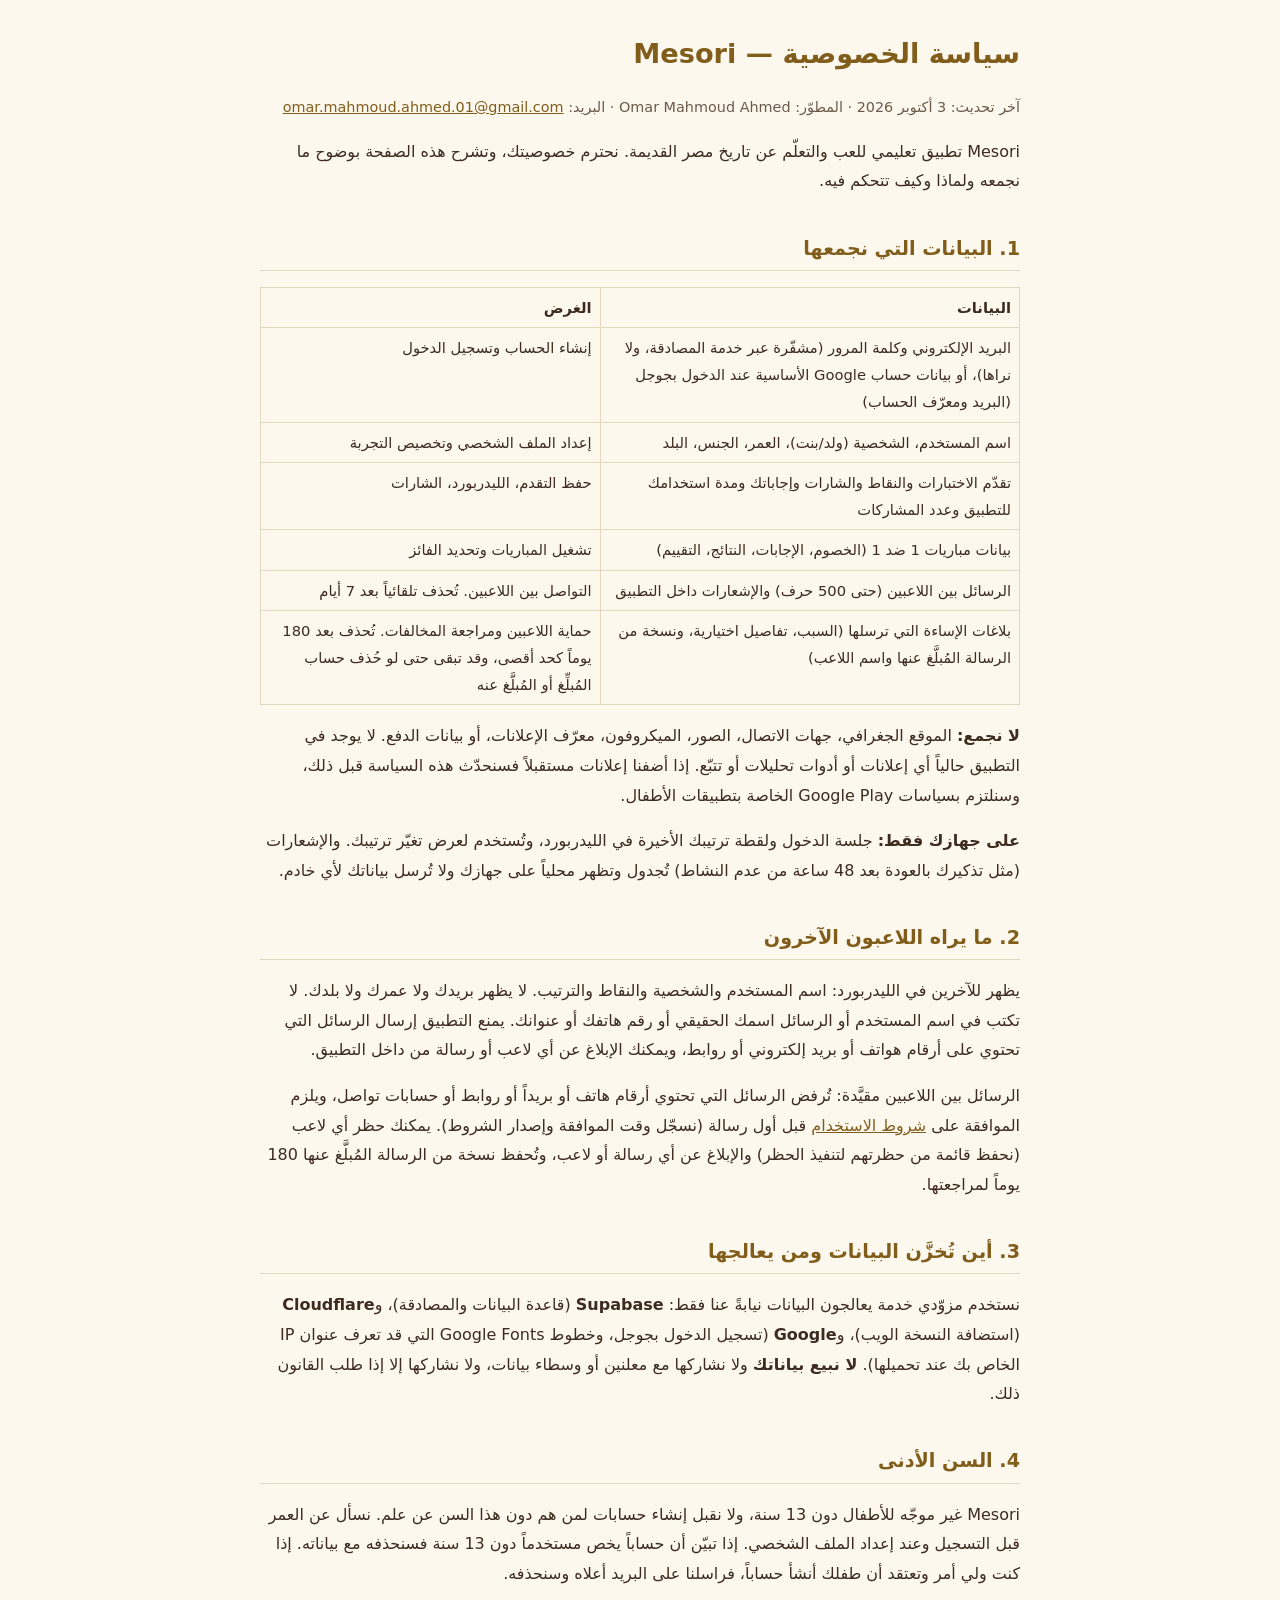
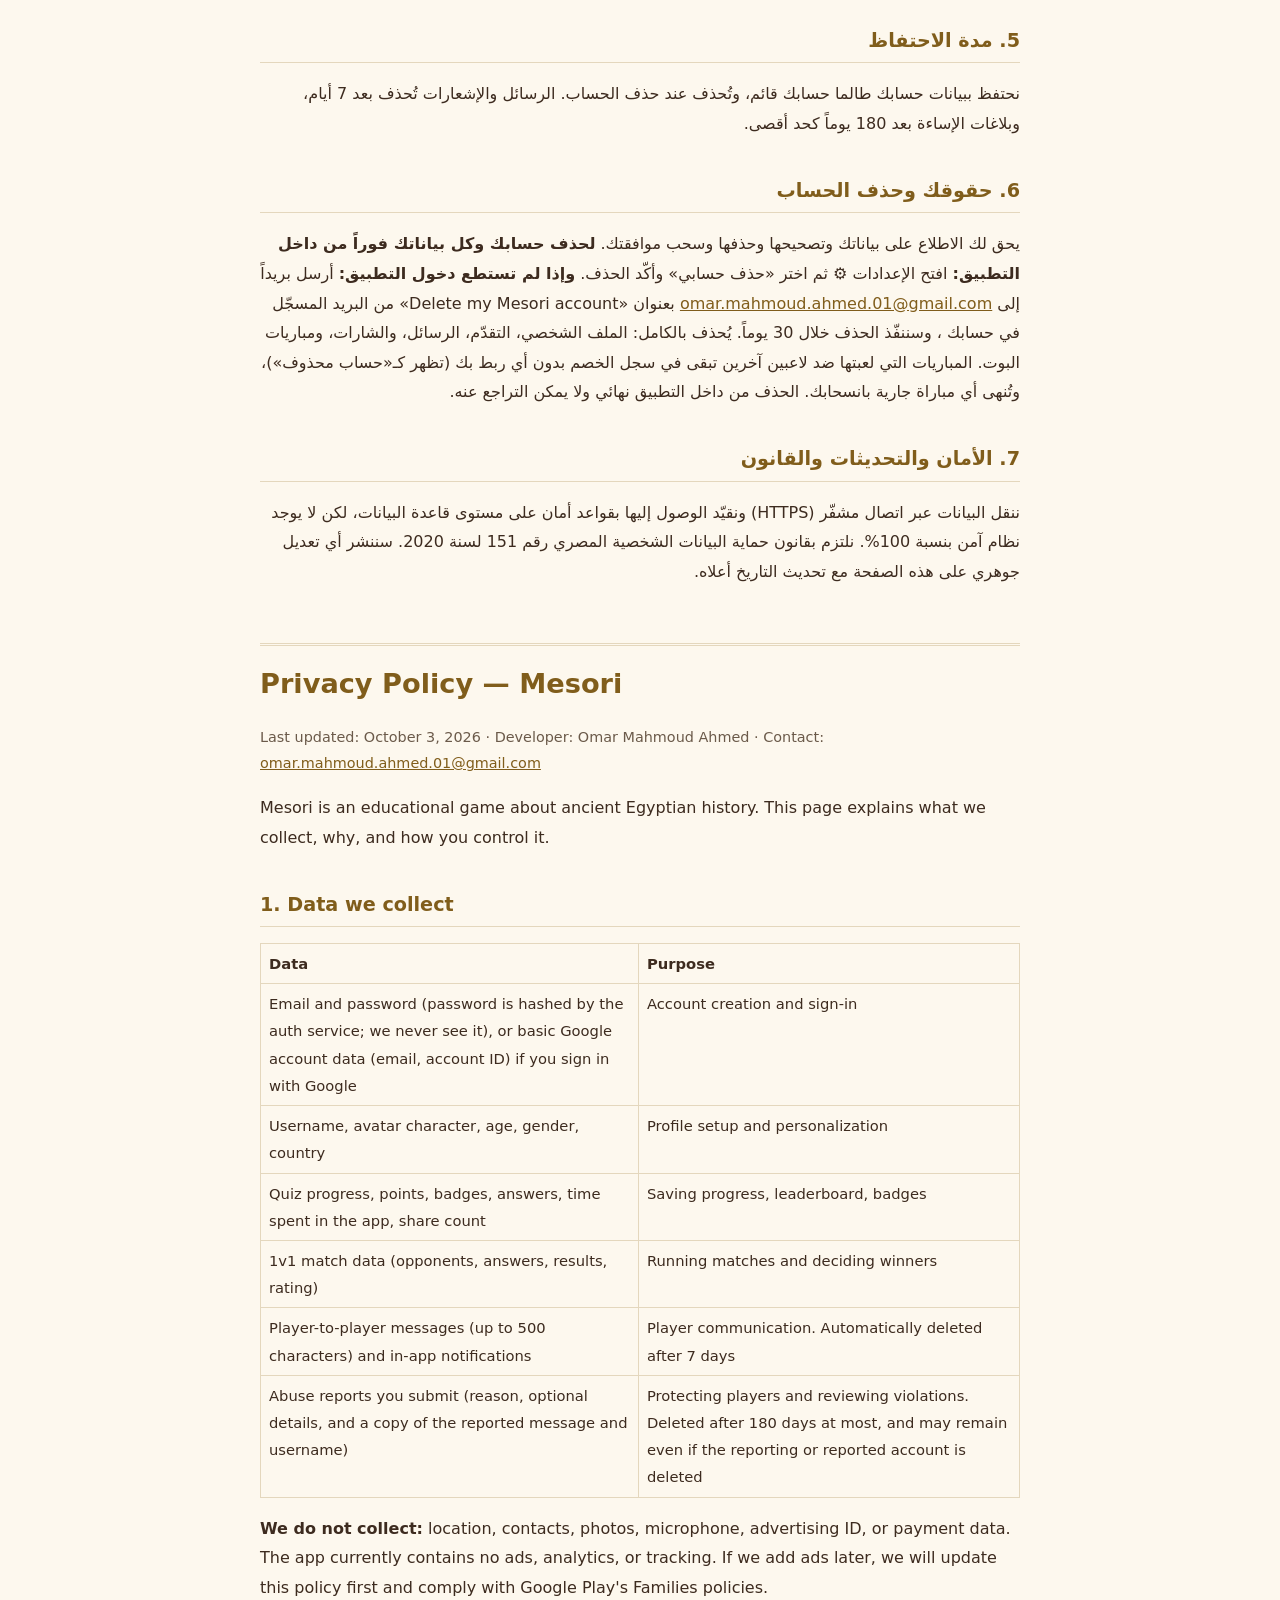
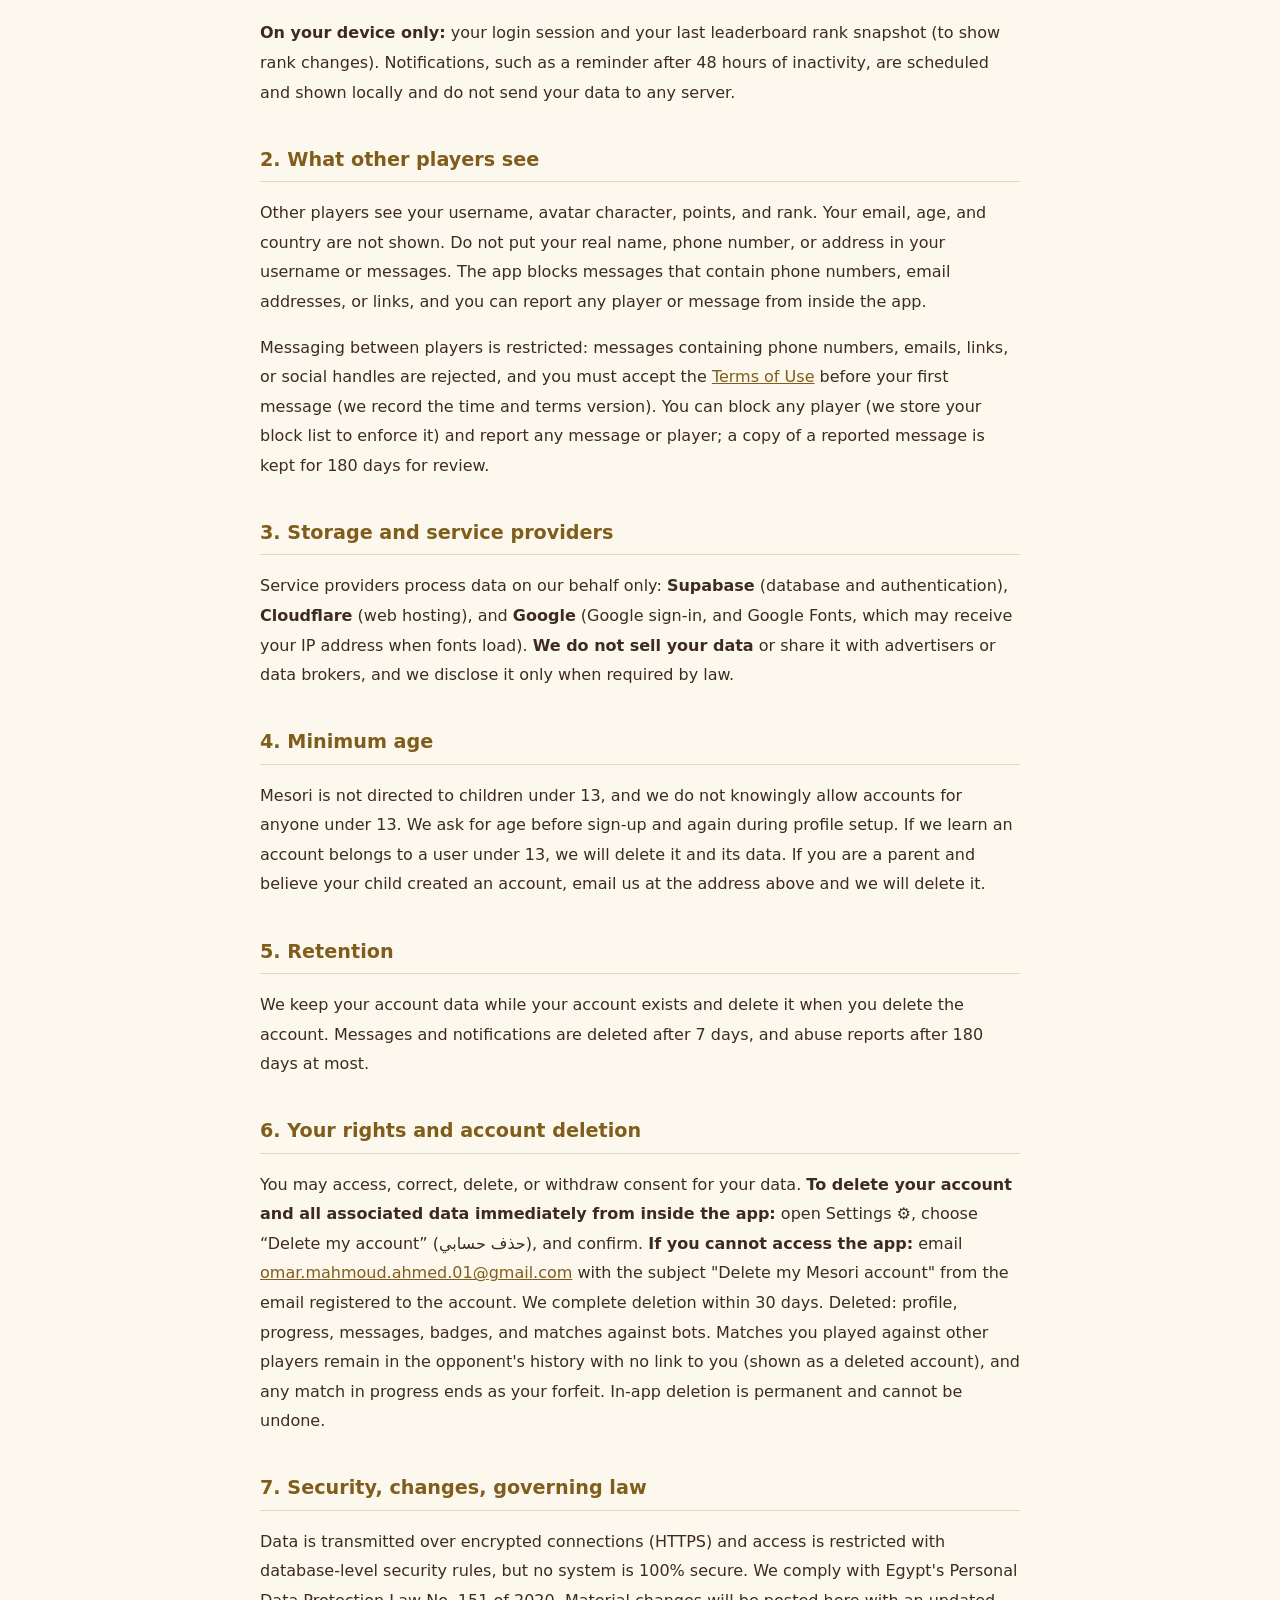
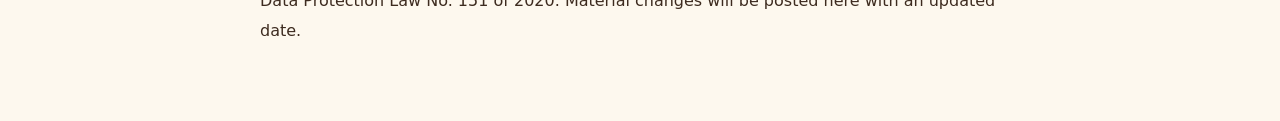
<file: privacy-policy.html>
<!DOCTYPE html>
<html lang="ar" dir="rtl">
<head>
<meta charset="utf-8">
<meta name="viewport" content="width=device-width, initial-scale=1">
<title>سياسة الخصوصية | Privacy Policy — Mesori</title>
<style>
:root{--bg:#fdf8ee;--fg:#3d2b1f;--muted:#6b5a4a;--accent:#805d1b;--line:#e4d7bd}
@media (prefers-color-scheme:dark){:root{--bg:#0f2d18;--fg:#f3ead2;--muted:#c9bfa5;--accent:#e0b451;--line:#2a4a35}}
body{margin:0;background:var(--bg);color:var(--fg);font:16px/1.85 system-ui,"Segoe UI",Tahoma,sans-serif}
main{max-width:760px;margin:0 auto;padding:24px 18px 60px}
h1{color:var(--accent);font-size:1.7rem;margin:.2em 0}
h2{color:var(--accent);font-size:1.2rem;margin-top:1.8em;border-bottom:1px solid var(--line);padding-bottom:.2em}
p,li{color:var(--fg)} .muted{color:var(--muted);font-size:.9rem}
table{width:100%;border-collapse:collapse;font-size:.92rem;display:block;overflow-x:auto}
th,td{border:1px solid var(--line);padding:6px 8px;text-align:start;vertical-align:top}
a{color:var(--accent)} section[lang=en]{margin-top:56px;border-top:3px double var(--line);padding-top:8px}
</style>
</head>
<body>
<main>

<section lang="ar" dir="rtl">
<h1>سياسة الخصوصية — Mesori</h1>
<p class="muted">آخر تحديث: 3 أكتوبر 2026 · المطوّر: Omar Mahmoud Ahmed · البريد: <a href="mailto:omar.mahmoud.ahmed.01@gmail.com">omar.mahmoud.ahmed.01@gmail.com</a></p>
<p>Mesori تطبيق تعليمي للعب والتعلّم عن تاريخ مصر القديمة. نحترم خصوصيتك، وتشرح هذه الصفحة بوضوح ما نجمعه ولماذا وكيف تتحكم فيه.</p>

<h2>1. البيانات التي نجمعها</h2>
<table>
<tr><th>البيانات</th><th>الغرض</th></tr>
<tr><td>البريد الإلكتروني وكلمة المرور (مشفّرة عبر خدمة المصادقة، ولا نراها)، أو بيانات حساب Google الأساسية عند الدخول بجوجل (البريد ومعرّف الحساب)</td><td>إنشاء الحساب وتسجيل الدخول</td></tr>
<tr><td>اسم المستخدم، الشخصية (ولد/بنت)، العمر، الجنس، البلد</td><td>إعداد الملف الشخصي وتخصيص التجربة</td></tr>
<tr><td>تقدّم الاختبارات والنقاط والشارات وإجاباتك ومدة استخدامك للتطبيق وعدد المشاركات</td><td>حفظ التقدم، الليدربورد، الشارات</td></tr>
<tr><td>بيانات مباريات 1 ضد 1 (الخصوم، الإجابات، النتائج، التقييم)</td><td>تشغيل المباريات وتحديد الفائز</td></tr>
<tr><td>الرسائل بين اللاعبين (حتى 500 حرف) والإشعارات داخل التطبيق</td><td>التواصل بين اللاعبين. تُحذف تلقائياً بعد 7 أيام</td></tr>
<tr><td>بلاغات الإساءة التي ترسلها (السبب، تفاصيل اختيارية، ونسخة من الرسالة المُبلَّغ عنها واسم اللاعب)</td><td>حماية اللاعبين ومراجعة المخالفات. تُحذف بعد 180 يوماً كحد أقصى، وقد تبقى حتى لو حُذف حساب المُبلِّغ أو المُبلَّغ عنه</td></tr>
</table>
<p><strong>لا نجمع:</strong> الموقع الجغرافي، جهات الاتصال، الصور، الميكروفون، معرّف الإعلانات، أو بيانات الدفع. لا يوجد في التطبيق حالياً أي إعلانات أو أدوات تحليلات أو تتبّع. إذا أضفنا إعلانات مستقبلاً فسنحدّث هذه السياسة قبل ذلك، وسنلتزم بسياسات Google Play الخاصة بتطبيقات الأطفال.</p>
<p><strong>على جهازك فقط:</strong> جلسة الدخول ولقطة ترتيبك الأخيرة في الليدربورد، وتُستخدم لعرض تغيّر ترتيبك. والإشعارات (مثل تذكيرك بالعودة بعد 48 ساعة من عدم النشاط) تُجدول وتظهر محلياً على جهازك ولا تُرسل بياناتك لأي خادم.</p>

<h2>2. ما يراه اللاعبون الآخرون</h2>
<p>يظهر للآخرين في الليدربورد: اسم المستخدم والشخصية والنقاط والترتيب. لا يظهر بريدك ولا عمرك ولا بلدك. لا تكتب في اسم المستخدم أو الرسائل اسمك الحقيقي أو رقم هاتفك أو عنوانك. يمنع التطبيق إرسال الرسائل التي تحتوي على أرقام هواتف أو بريد إلكتروني أو روابط، ويمكنك الإبلاغ عن أي لاعب أو رسالة من داخل التطبيق.</p>

<p>الرسائل بين اللاعبين مقيَّدة: تُرفض الرسائل التي تحتوي أرقام هاتف أو بريداً أو روابط أو حسابات تواصل، ويلزم الموافقة على <a href="terms.html">شروط الاستخدام</a> قبل أول رسالة (نسجّل وقت الموافقة وإصدار الشروط). يمكنك حظر أي لاعب (نحفظ قائمة من حظرتهم لتنفيذ الحظر) والإبلاغ عن أي رسالة أو لاعب، وتُحفظ نسخة من الرسالة المُبلَّغ عنها 180 يوماً لمراجعتها.</p>

<h2>3. أين تُخزَّن البيانات ومن يعالجها</h2>
<p>نستخدم مزوّدي خدمة يعالجون البيانات نيابةً عنا فقط: <strong>Supabase</strong> (قاعدة البيانات والمصادقة)، و<strong>Cloudflare</strong> (استضافة النسخة الويب)، و<strong>Google</strong> (تسجيل الدخول بجوجل، وخطوط Google Fonts التي قد تعرف عنوان IP الخاص بك عند تحميلها). <strong>لا نبيع بياناتك</strong> ولا نشاركها مع معلنين أو وسطاء بيانات، ولا نشاركها إلا إذا طلب القانون ذلك.</p>

<h2>4. السن الأدنى</h2>
<p>Mesori غير موجّه للأطفال دون 13 سنة، ولا نقبل إنشاء حسابات لمن هم دون هذا السن عن علم. نسأل عن العمر قبل التسجيل وعند إعداد الملف الشخصي. إذا تبيّن أن حساباً يخص مستخدماً دون 13 سنة فسنحذفه مع بياناته. إذا كنت ولي أمر وتعتقد أن طفلك أنشأ حساباً، فراسلنا على البريد أعلاه وسنحذفه.</p>

<h2>5. مدة الاحتفاظ</h2>
<p>نحتفظ ببيانات حسابك طالما حسابك قائم، وتُحذف عند حذف الحساب. الرسائل والإشعارات تُحذف بعد 7 أيام، وبلاغات الإساءة بعد 180 يوماً كحد أقصى.</p>

<h2 id="delete-account">6. حقوقك وحذف الحساب</h2>
<p>يحق لك الاطلاع على بياناتك وتصحيحها وحذفها وسحب موافقتك. <strong>لحذف حسابك وكل بياناتك فوراً من داخل التطبيق:</strong> افتح الإعدادات ⚙️ ثم اختر «حذف حسابي» وأكّد الحذف. <strong>وإذا لم تستطع دخول التطبيق:</strong> أرسل بريداً إلى <a href="mailto:omar.mahmoud.ahmed.01@gmail.com?subject=Delete%20my%20Mesori%20account">omar.mahmoud.ahmed.01@gmail.com</a> بعنوان «Delete my Mesori account» من البريد المسجّل في حسابك ، وسننفّذ الحذف خلال 30 يوماً. يُحذف بالكامل: الملف الشخصي، التقدّم، الرسائل، والشارات، ومباريات البوت. المباريات التي لعبتها ضد لاعبين آخرين تبقى في سجل الخصم بدون أي ربط بك (تظهر كـ«حساب محذوف»)، وتُنهى أي مباراة جارية بانسحابك. الحذف من داخل التطبيق نهائي ولا يمكن التراجع عنه.</p>

<h2>7. الأمان والتحديثات والقانون</h2>
<p>ننقل البيانات عبر اتصال مشفّر (HTTPS) ونقيّد الوصول إليها بقواعد أمان على مستوى قاعدة البيانات، لكن لا يوجد نظام آمن بنسبة 100%. نلتزم بقانون حماية البيانات الشخصية المصري رقم 151 لسنة 2020. سننشر أي تعديل جوهري على هذه الصفحة مع تحديث التاريخ أعلاه.</p>
</section>

<section lang="en" dir="ltr">
<h1>Privacy Policy — Mesori</h1>
<p class="muted">Last updated: October 3, 2026 · Developer: Omar Mahmoud Ahmed · Contact: <a href="mailto:omar.mahmoud.ahmed.01@gmail.com">omar.mahmoud.ahmed.01@gmail.com</a></p>
<p>Mesori is an educational game about ancient Egyptian history. This page explains what we collect, why, and how you control it.</p>

<h2>1. Data we collect</h2>
<table>
<tr><th>Data</th><th>Purpose</th></tr>
<tr><td>Email and password (password is hashed by the auth service; we never see it), or basic Google account data (email, account ID) if you sign in with Google</td><td>Account creation and sign-in</td></tr>
<tr><td>Username, avatar character, age, gender, country</td><td>Profile setup and personalization</td></tr>
<tr><td>Quiz progress, points, badges, answers, time spent in the app, share count</td><td>Saving progress, leaderboard, badges</td></tr>
<tr><td>1v1 match data (opponents, answers, results, rating)</td><td>Running matches and deciding winners</td></tr>
<tr><td>Player-to-player messages (up to 500 characters) and in-app notifications</td><td>Player communication. Automatically deleted after 7 days</td></tr>
<tr><td>Abuse reports you submit (reason, optional details, and a copy of the reported message and username)</td><td>Protecting players and reviewing violations. Deleted after 180 days at most, and may remain even if the reporting or reported account is deleted</td></tr>
</table>
<p><strong>We do not collect:</strong> location, contacts, photos, microphone, advertising ID, or payment data. The app currently contains no ads, analytics, or tracking. If we add ads later, we will update this policy first and comply with Google Play's Families policies.</p>
<p><strong>On your device only:</strong> your login session and your last leaderboard rank snapshot (to show rank changes). Notifications, such as a reminder after 48 hours of inactivity, are scheduled and shown locally and do not send your data to any server.</p>

<h2>2. What other players see</h2>
<p>Other players see your username, avatar character, points, and rank. Your email, age, and country are not shown. Do not put your real name, phone number, or address in your username or messages. The app blocks messages that contain phone numbers, email addresses, or links, and you can report any player or message from inside the app.</p>

<p>Messaging between players is restricted: messages containing phone numbers, emails, links, or social handles are rejected, and you must accept the <a href="terms.html">Terms of Use</a> before your first message (we record the time and terms version). You can block any player (we store your block list to enforce it) and report any message or player; a copy of a reported message is kept for 180 days for review.</p>

<h2>3. Storage and service providers</h2>
<p>Service providers process data on our behalf only: <strong>Supabase</strong> (database and authentication), <strong>Cloudflare</strong> (web hosting), and <strong>Google</strong> (Google sign-in, and Google Fonts, which may receive your IP address when fonts load). <strong>We do not sell your data</strong> or share it with advertisers or data brokers, and we disclose it only when required by law.</p>

<h2>4. Minimum age</h2>
<p>Mesori is not directed to children under 13, and we do not knowingly allow accounts for anyone under 13. We ask for age before sign-up and again during profile setup. If we learn an account belongs to a user under 13, we will delete it and its data. If you are a parent and believe your child created an account, email us at the address above and we will delete it.</p>

<h2>5. Retention</h2>
<p>We keep your account data while your account exists and delete it when you delete the account. Messages and notifications are deleted after 7 days, and abuse reports after 180 days at most.</p>

<h2>6. Your rights and account deletion</h2>
<p>You may access, correct, delete, or withdraw consent for your data. <strong>To delete your account and all associated data immediately from inside the app:</strong> open Settings ⚙️, choose “Delete my account” (حذف حسابي), and confirm. <strong>If you cannot access the app:</strong> email <a href="mailto:omar.mahmoud.ahmed.01@gmail.com?subject=Delete%20my%20Mesori%20account">omar.mahmoud.ahmed.01@gmail.com</a> with the subject "Delete my Mesori account" from the email registered to the account. We complete deletion within 30 days. Deleted: profile, progress, messages, badges, and matches against bots. Matches you played against other players remain in the opponent's history with no link to you (shown as a deleted account), and any match in progress ends as your forfeit. In-app deletion is permanent and cannot be undone.</p>

<h2>7. Security, changes, governing law</h2>
<p>Data is transmitted over encrypted connections (HTTPS) and access is restricted with database-level security rules, but no system is 100% secure. We comply with Egypt's Personal Data Protection Law No. 151 of 2020. Material changes will be posted here with an updated date.</p>
</section>

</main>
</body>
</html>
</file>
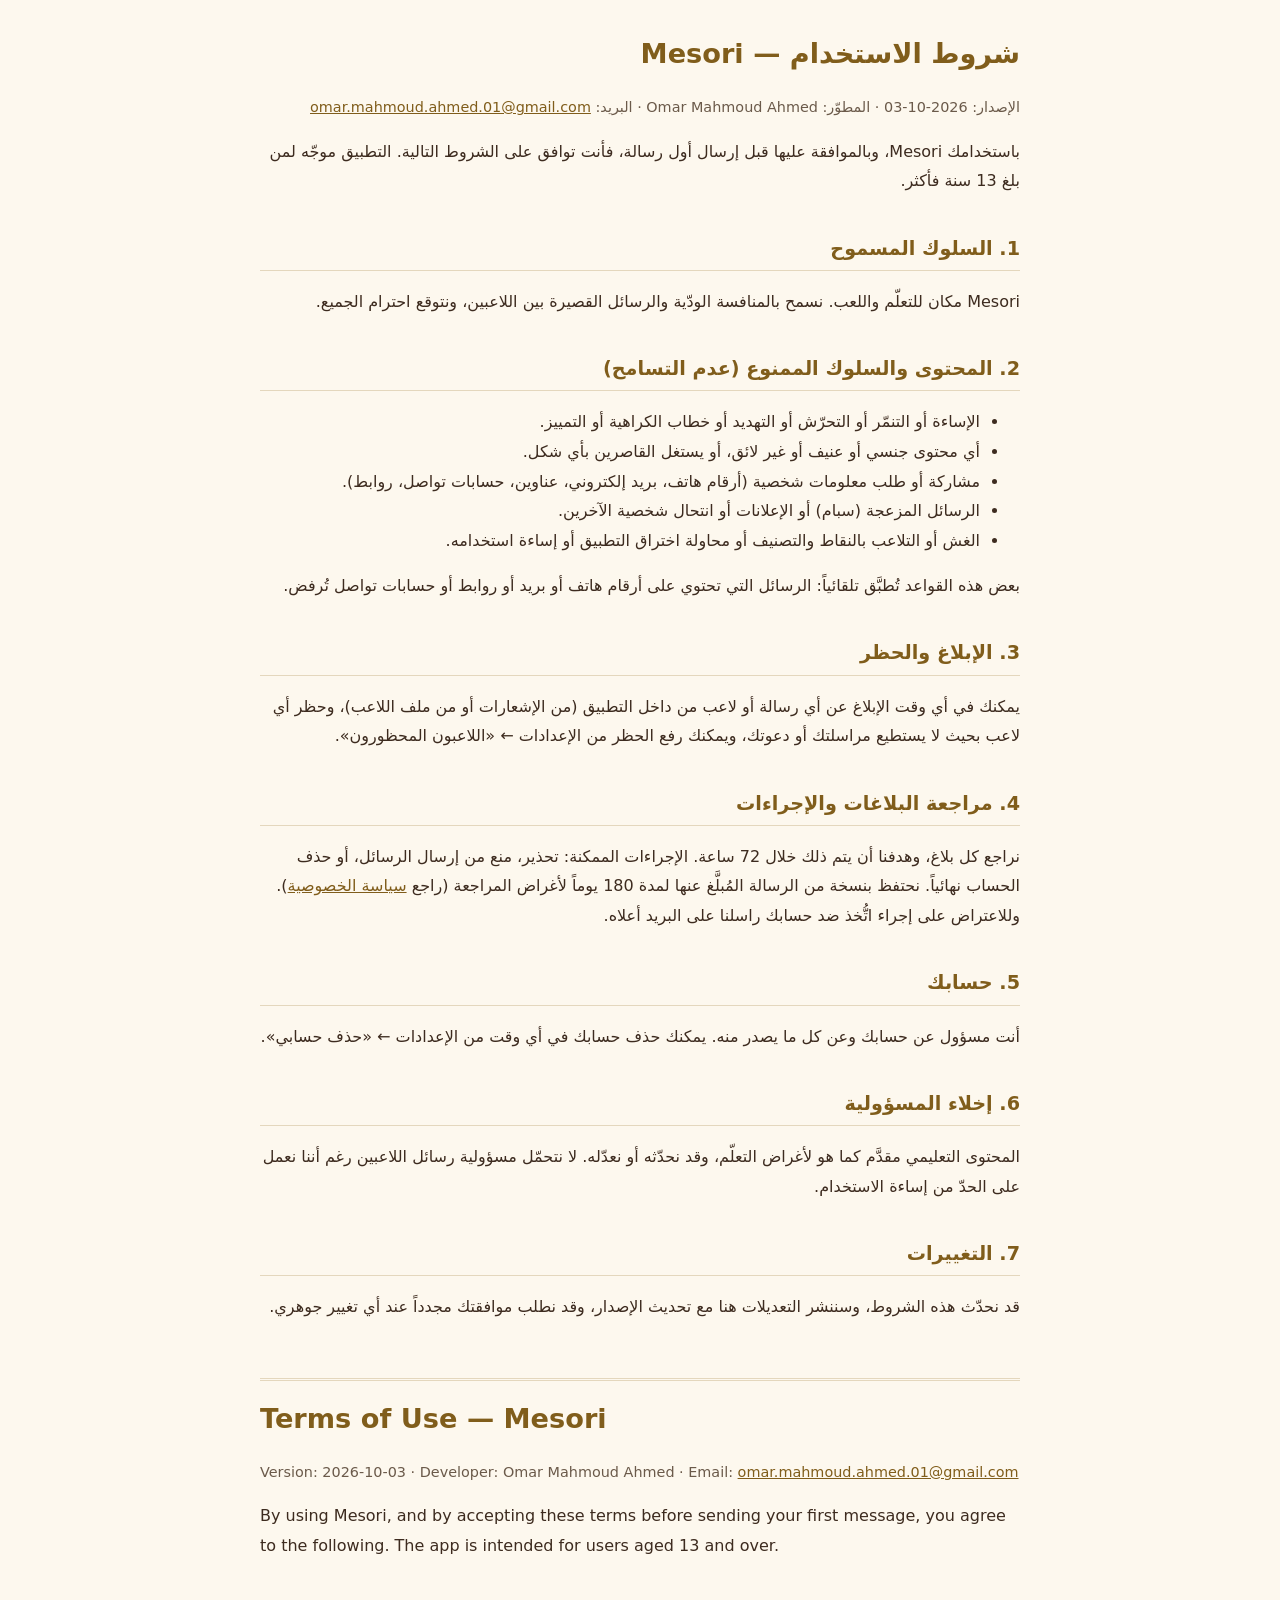
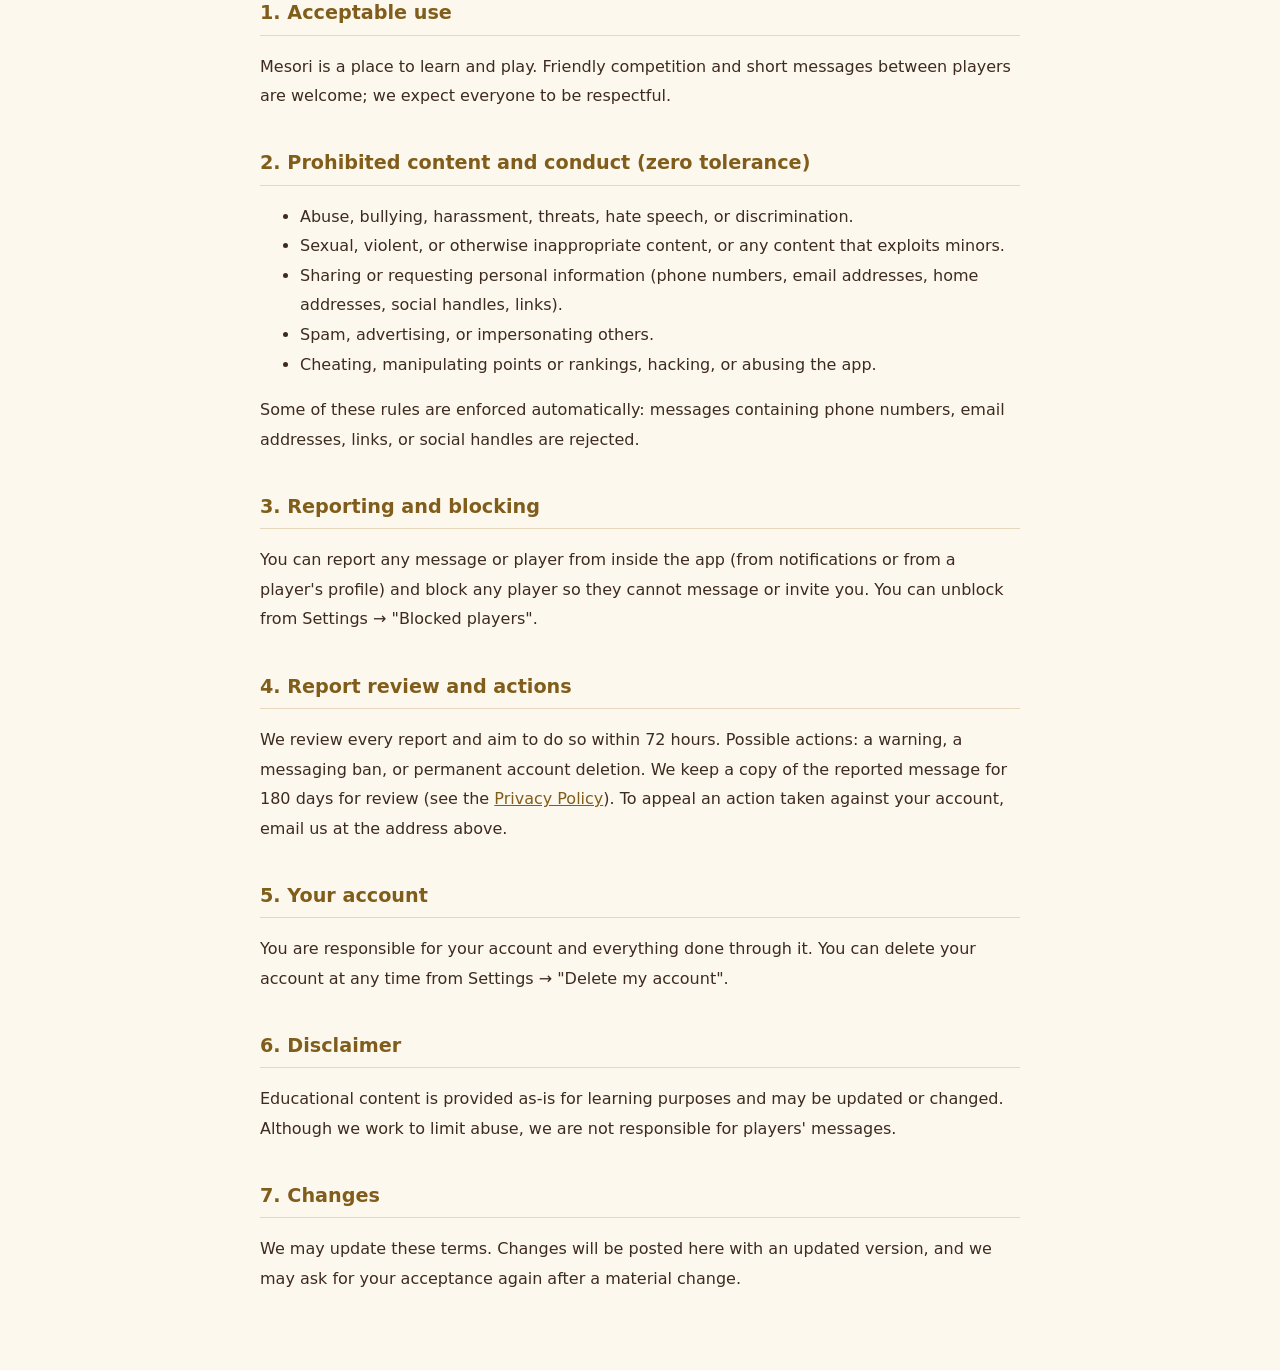
<file: terms.html>
<!DOCTYPE html>
<html lang="ar" dir="rtl">
<head>
<meta charset="utf-8">
<meta name="viewport" content="width=device-width, initial-scale=1">
<title>شروط الاستخدام | Terms of Use — Mesori</title>
<style>
:root{--bg:#fdf8ee;--fg:#3d2b1f;--muted:#6b5a4a;--accent:#805d1b;--line:#e4d7bd}
@media (prefers-color-scheme:dark){:root{--bg:#0f2d18;--fg:#f3ead2;--muted:#c9bfa5;--accent:#e0b451;--line:#2a4a35}}
body{margin:0;background:var(--bg);color:var(--fg);font:16px/1.85 system-ui,"Segoe UI",Tahoma,sans-serif}
main{max-width:760px;margin:0 auto;padding:24px 18px 60px}
h1{color:var(--accent);font-size:1.7rem;margin:.2em 0}
h2{color:var(--accent);font-size:1.2rem;margin-top:1.8em;border-bottom:1px solid var(--line);padding-bottom:.2em}
p,li{color:var(--fg)} .muted{color:var(--muted);font-size:.9rem}
table{width:100%;border-collapse:collapse;font-size:.92rem;display:block;overflow-x:auto}
th,td{border:1px solid var(--line);padding:6px 8px;text-align:start;vertical-align:top}
a{color:var(--accent)} section[lang=en]{margin-top:56px;border-top:3px double var(--line);padding-top:8px}
</style>
</head>
<body>
<main>

<section lang="ar" dir="rtl">
<h1>شروط الاستخدام — Mesori</h1>
<p class="muted">الإصدار: 2026-10-03 · المطوّر: Omar Mahmoud Ahmed · البريد: <a href="mailto:omar.mahmoud.ahmed.01@gmail.com">omar.mahmoud.ahmed.01@gmail.com</a></p>
<p>باستخدامك Mesori، وبالموافقة عليها قبل إرسال أول رسالة، فأنت توافق على الشروط التالية. التطبيق موجّه لمن بلغ 13 سنة فأكثر.</p>

<h2>1. السلوك المسموح</h2>
<p>Mesori مكان للتعلّم واللعب. نسمح بالمنافسة الودّية والرسائل القصيرة بين اللاعبين، ونتوقع احترام الجميع.</p>

<h2>2. المحتوى والسلوك الممنوع (عدم التسامح)</h2>
<ul>
<li>الإساءة أو التنمّر أو التحرّش أو التهديد أو خطاب الكراهية أو التمييز.</li>
<li>أي محتوى جنسي أو عنيف أو غير لائق، أو يستغل القاصرين بأي شكل.</li>
<li>مشاركة أو طلب معلومات شخصية (أرقام هاتف، بريد إلكتروني، عناوين، حسابات تواصل، روابط).</li>
<li>الرسائل المزعجة (سبام) أو الإعلانات أو انتحال شخصية الآخرين.</li>
<li>الغش أو التلاعب بالنقاط والتصنيف أو محاولة اختراق التطبيق أو إساءة استخدامه.</li>
</ul>
<p>بعض هذه القواعد تُطبَّق تلقائياً: الرسائل التي تحتوي على أرقام هاتف أو بريد أو روابط أو حسابات تواصل تُرفض.</p>

<h2>3. الإبلاغ والحظر</h2>
<p>يمكنك في أي وقت الإبلاغ عن أي رسالة أو لاعب من داخل التطبيق (من الإشعارات أو من ملف اللاعب)، وحظر أي لاعب بحيث لا يستطيع مراسلتك أو دعوتك، ويمكنك رفع الحظر من الإعدادات ← «اللاعبون المحظورون».</p>

<h2>4. مراجعة البلاغات والإجراءات</h2>
<p>نراجع كل بلاغ، وهدفنا أن يتم ذلك خلال 72 ساعة. الإجراءات الممكنة: تحذير، منع من إرسال الرسائل، أو حذف الحساب نهائياً. نحتفظ بنسخة من الرسالة المُبلَّغ عنها لمدة 180 يوماً لأغراض المراجعة (راجع <a href="privacy-policy.html">سياسة الخصوصية</a>). وللاعتراض على إجراء اتُّخذ ضد حسابك راسلنا على البريد أعلاه.</p>

<h2>5. حسابك</h2>
<p>أنت مسؤول عن حسابك وعن كل ما يصدر منه. يمكنك حذف حسابك في أي وقت من الإعدادات ← «حذف حسابي».</p>

<h2>6. إخلاء المسؤولية</h2>
<p>المحتوى التعليمي مقدَّم كما هو لأغراض التعلّم، وقد نحدّثه أو نعدّله. لا نتحمّل مسؤولية رسائل اللاعبين رغم أننا نعمل على الحدّ من إساءة الاستخدام.</p>

<h2>7. التغييرات</h2>
<p>قد نحدّث هذه الشروط، وسننشر التعديلات هنا مع تحديث الإصدار، وقد نطلب موافقتك مجدداً عند أي تغيير جوهري.</p>
</section>

<section lang="en" dir="ltr">
<h1>Terms of Use — Mesori</h1>
<p class="muted">Version: 2026-10-03 · Developer: Omar Mahmoud Ahmed · Email: <a href="mailto:omar.mahmoud.ahmed.01@gmail.com">omar.mahmoud.ahmed.01@gmail.com</a></p>
<p>By using Mesori, and by accepting these terms before sending your first message, you agree to the following. The app is intended for users aged 13 and over.</p>

<h2>1. Acceptable use</h2>
<p>Mesori is a place to learn and play. Friendly competition and short messages between players are welcome; we expect everyone to be respectful.</p>

<h2>2. Prohibited content and conduct (zero tolerance)</h2>
<ul>
<li>Abuse, bullying, harassment, threats, hate speech, or discrimination.</li>
<li>Sexual, violent, or otherwise inappropriate content, or any content that exploits minors.</li>
<li>Sharing or requesting personal information (phone numbers, email addresses, home addresses, social handles, links).</li>
<li>Spam, advertising, or impersonating others.</li>
<li>Cheating, manipulating points or rankings, hacking, or abusing the app.</li>
</ul>
<p>Some of these rules are enforced automatically: messages containing phone numbers, email addresses, links, or social handles are rejected.</p>

<h2>3. Reporting and blocking</h2>
<p>You can report any message or player from inside the app (from notifications or from a player's profile) and block any player so they cannot message or invite you. You can unblock from Settings → "Blocked players".</p>

<h2>4. Report review and actions</h2>
<p>We review every report and aim to do so within 72 hours. Possible actions: a warning, a messaging ban, or permanent account deletion. We keep a copy of the reported message for 180 days for review (see the <a href="privacy-policy.html">Privacy Policy</a>). To appeal an action taken against your account, email us at the address above.</p>

<h2>5. Your account</h2>
<p>You are responsible for your account and everything done through it. You can delete your account at any time from Settings → "Delete my account".</p>

<h2>6. Disclaimer</h2>
<p>Educational content is provided as-is for learning purposes and may be updated or changed. Although we work to limit abuse, we are not responsible for players' messages.</p>

<h2>7. Changes</h2>
<p>We may update these terms. Changes will be posted here with an updated version, and we may ask for your acceptance again after a material change.</p>
</section>

</main>
</body>
</html>
</file>
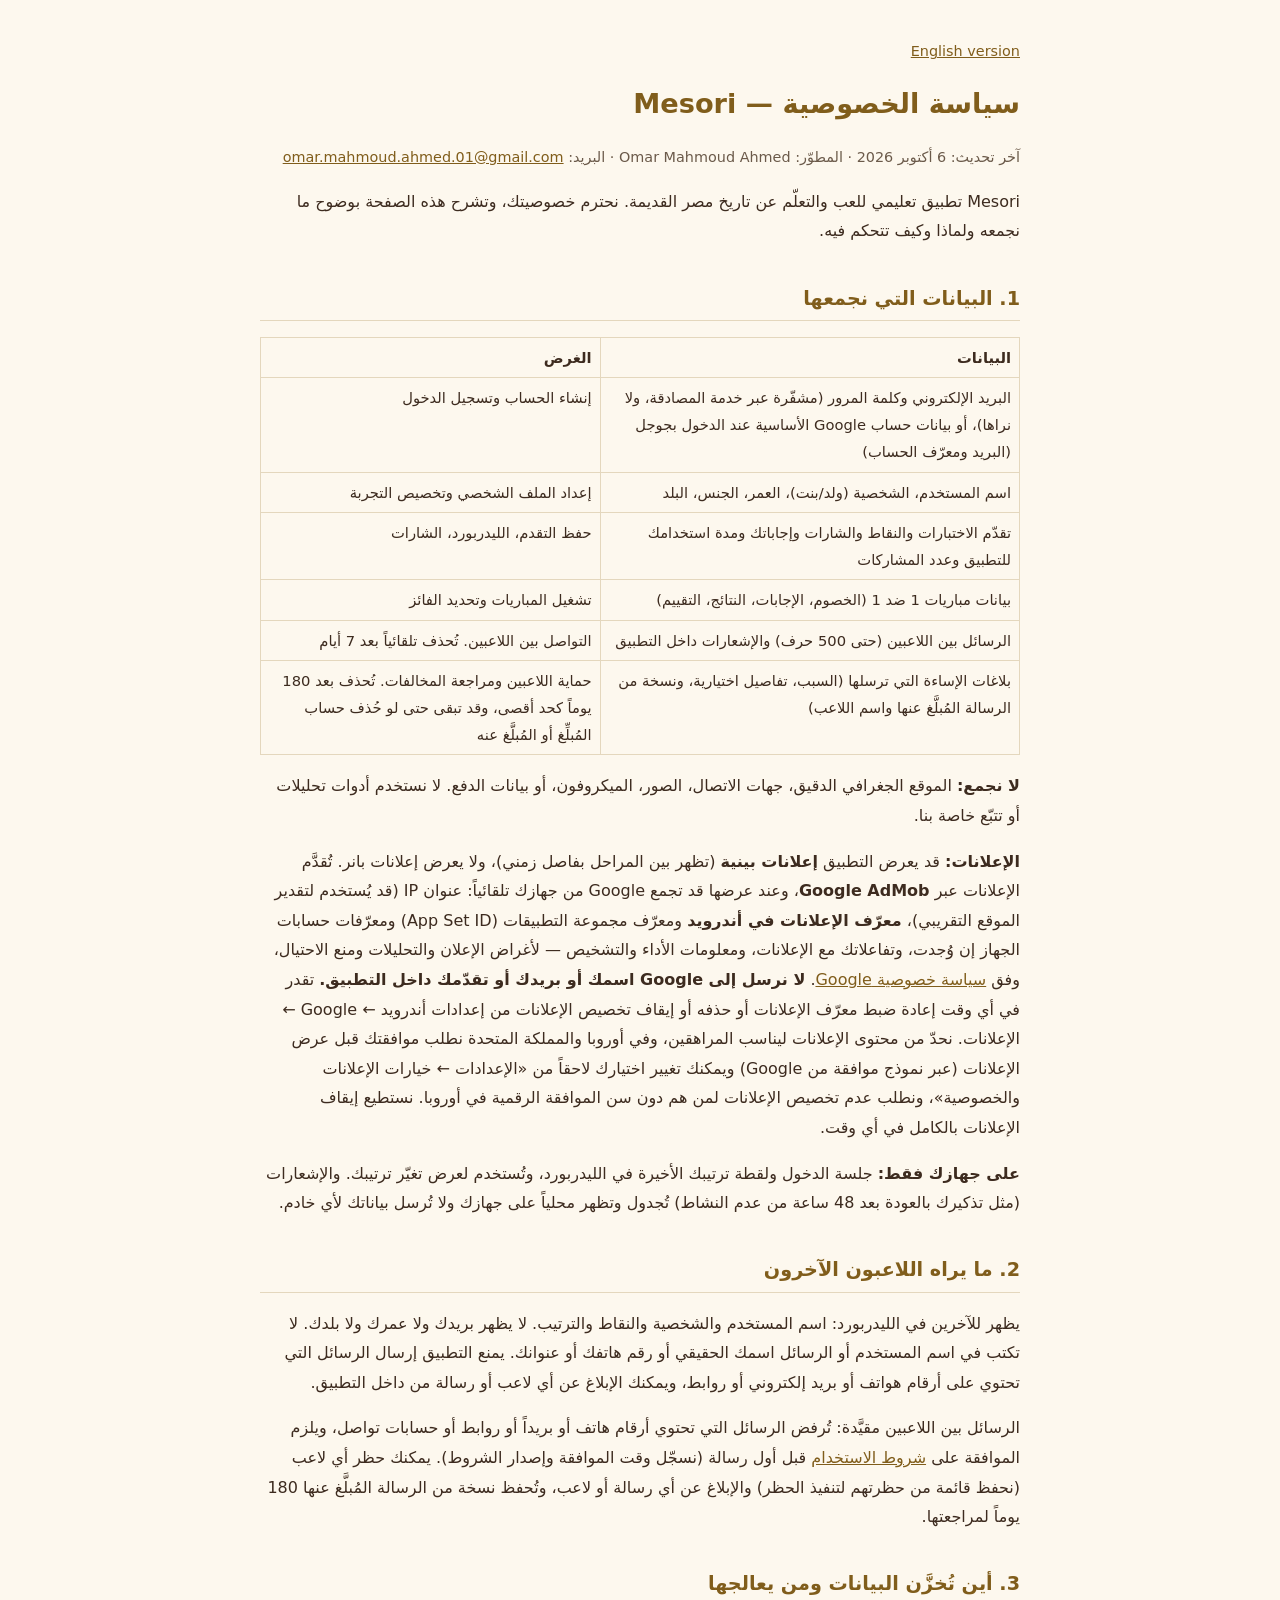
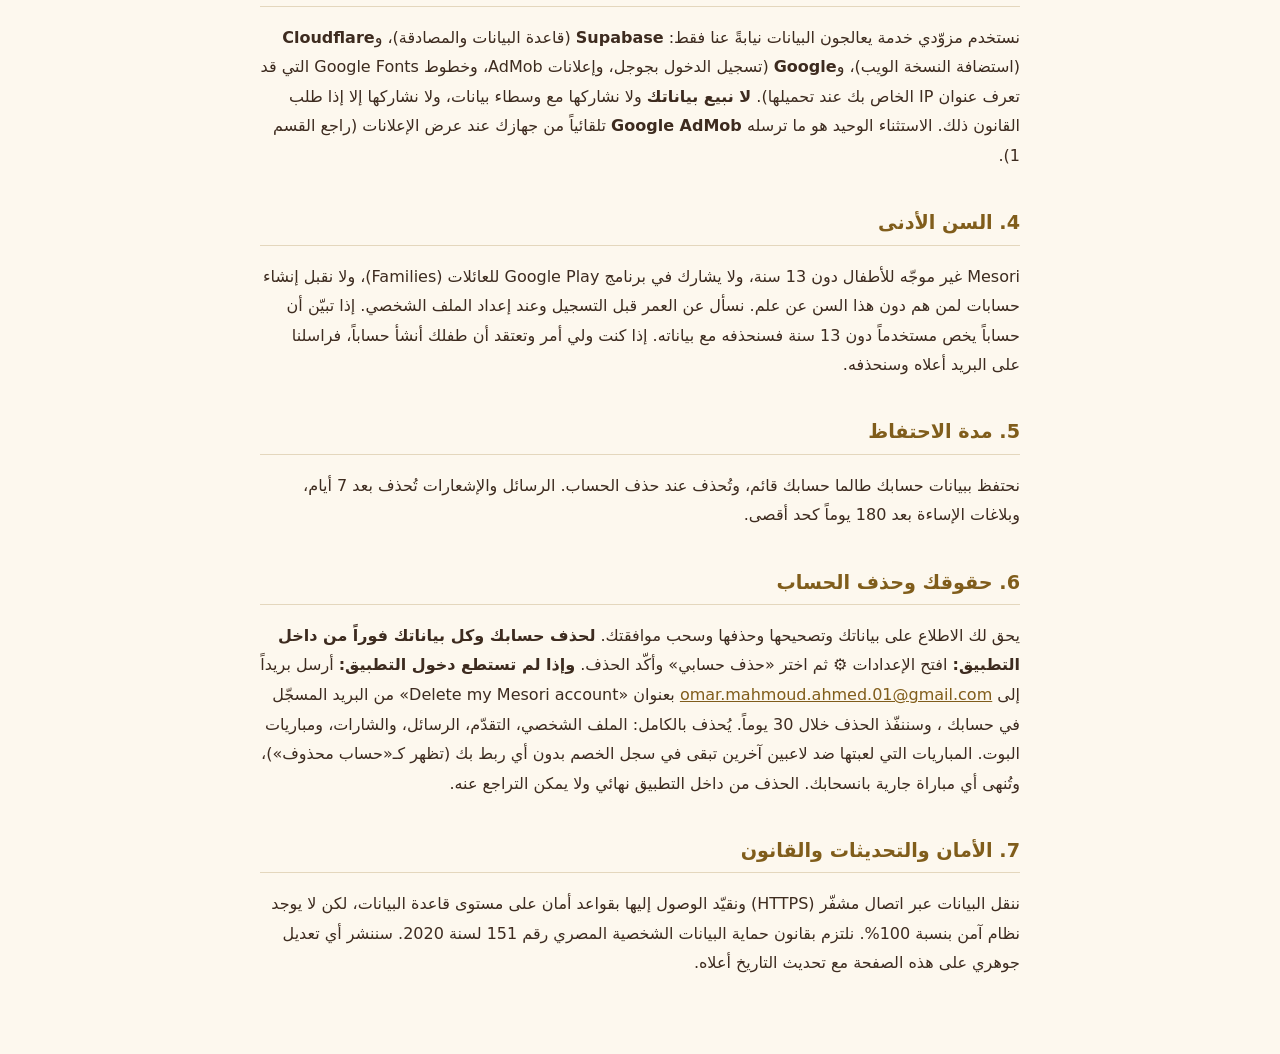
<file: site/privacy-policy.html>
<!DOCTYPE html>
<html lang="ar" dir="rtl">
<head>
<meta charset="utf-8">
<meta name="viewport" content="width=device-width, initial-scale=1">
<meta name="description" content="سياسة الخصوصية لتطبيق ميسوري: البيانات اللي بنجمعها، وليه، وإزاي تتحكم فيها أو تحذف حسابك.">
<title>سياسة الخصوصية | Privacy Policy — Mesori</title>
<link rel="canonical" href="https://mesori.app/privacy-policy">
<link rel="alternate" hreflang="ar" href="https://mesori.app/privacy-policy">
<link rel="alternate" hreflang="en" href="https://mesori.app/en/privacy-policy">
<link rel="alternate" hreflang="x-default" href="https://mesori.app/privacy-policy">
<style>
:root{--bg:#fdf8ee;--fg:#3d2b1f;--muted:#6b5a4a;--accent:#805d1b;--line:#e4d7bd}
@media (prefers-color-scheme:dark){:root{--bg:#0f2d18;--fg:#f3ead2;--muted:#c9bfa5;--accent:#e0b451;--line:#2a4a35}}
body{margin:0;background:var(--bg);color:var(--fg);font:16px/1.85 system-ui,"Segoe UI",Tahoma,sans-serif}
main{max-width:760px;margin:0 auto;padding:24px 18px 60px}
h1{color:var(--accent);font-size:1.7rem;margin:.2em 0}
h2{color:var(--accent);font-size:1.2rem;margin-top:1.8em;border-bottom:1px solid var(--line);padding-bottom:.2em}
p,li{color:var(--fg)} .muted{color:var(--muted);font-size:.9rem}
table{width:100%;border-collapse:collapse;font-size:.92rem;display:block;overflow-x:auto}
th,td{border:1px solid var(--line);padding:6px 8px;text-align:start;vertical-align:top}
a{color:var(--accent)} section[lang=en]{margin-top:56px;border-top:3px double var(--line);padding-top:8px}
</style>
</head>
<body>
<main>
  <p class="muted"><a href="https://mesori.app/en/privacy-policy">English version</a></p>

<section lang="ar" dir="rtl">
<h1>سياسة الخصوصية — Mesori</h1>
<p class="muted">آخر تحديث: 6 أكتوبر 2026 · المطوّر: Omar Mahmoud Ahmed · البريد: <a href="mailto:omar.mahmoud.ahmed.01@gmail.com">omar.mahmoud.ahmed.01@gmail.com</a></p>
<p>Mesori تطبيق تعليمي للعب والتعلّم عن تاريخ مصر القديمة. نحترم خصوصيتك، وتشرح هذه الصفحة بوضوح ما نجمعه ولماذا وكيف تتحكم فيه.</p>

<h2>1. البيانات التي نجمعها</h2>
<table>
<tr><th>البيانات</th><th>الغرض</th></tr>
<tr><td>البريد الإلكتروني وكلمة المرور (مشفّرة عبر خدمة المصادقة، ولا نراها)، أو بيانات حساب Google الأساسية عند الدخول بجوجل (البريد ومعرّف الحساب)</td><td>إنشاء الحساب وتسجيل الدخول</td></tr>
<tr><td>اسم المستخدم، الشخصية (ولد/بنت)، العمر، الجنس، البلد</td><td>إعداد الملف الشخصي وتخصيص التجربة</td></tr>
<tr><td>تقدّم الاختبارات والنقاط والشارات وإجاباتك ومدة استخدامك للتطبيق وعدد المشاركات</td><td>حفظ التقدم، الليدربورد، الشارات</td></tr>
<tr><td>بيانات مباريات 1 ضد 1 (الخصوم، الإجابات، النتائج، التقييم)</td><td>تشغيل المباريات وتحديد الفائز</td></tr>
<tr><td>الرسائل بين اللاعبين (حتى 500 حرف) والإشعارات داخل التطبيق</td><td>التواصل بين اللاعبين. تُحذف تلقائياً بعد 7 أيام</td></tr>
<tr><td>بلاغات الإساءة التي ترسلها (السبب، تفاصيل اختيارية، ونسخة من الرسالة المُبلَّغ عنها واسم اللاعب)</td><td>حماية اللاعبين ومراجعة المخالفات. تُحذف بعد 180 يوماً كحد أقصى، وقد تبقى حتى لو حُذف حساب المُبلِّغ أو المُبلَّغ عنه</td></tr>
</table>
<p><strong>لا نجمع:</strong> الموقع الجغرافي الدقيق، جهات الاتصال، الصور، الميكروفون، أو بيانات الدفع. لا نستخدم أدوات تحليلات أو تتبّع خاصة بنا.</p>
<p><strong>الإعلانات:</strong> قد يعرض التطبيق <strong>إعلانات بينية</strong> (تظهر بين المراحل بفاصل زمني)، ولا يعرض إعلانات بانر. تُقدَّم الإعلانات عبر <strong>Google AdMob</strong>، وعند عرضها قد تجمع Google من جهازك تلقائياً: عنوان IP (قد يُستخدم لتقدير الموقع التقريبي)، <strong>معرّف الإعلانات في أندرويد</strong> ومعرّف مجموعة التطبيقات (App Set ID) ومعرّفات حسابات الجهاز إن وُجدت، وتفاعلاتك مع الإعلانات، ومعلومات الأداء والتشخيص — لأغراض الإعلان والتحليلات ومنع الاحتيال، وفق <a href="https://policies.google.com/privacy" rel="noopener noreferrer">سياسة خصوصية Google</a>. <strong>لا نرسل إلى Google اسمك أو بريدك أو تقدّمك داخل التطبيق.</strong> تقدر في أي وقت إعادة ضبط معرّف الإعلانات أو حذفه أو إيقاف تخصيص الإعلانات من إعدادات أندرويد ← Google ← الإعلانات. نحدّ من محتوى الإعلانات ليناسب المراهقين، وفي أوروبا والمملكة المتحدة نطلب موافقتك قبل عرض الإعلانات (عبر نموذج موافقة من Google) ويمكنك تغيير اختيارك لاحقاً من «الإعدادات ← خيارات الإعلانات والخصوصية»، ونطلب عدم تخصيص الإعلانات لمن هم دون سن الموافقة الرقمية في أوروبا. نستطيع إيقاف الإعلانات بالكامل في أي وقت.</p>
<p><strong>على جهازك فقط:</strong> جلسة الدخول ولقطة ترتيبك الأخيرة في الليدربورد، وتُستخدم لعرض تغيّر ترتيبك. والإشعارات (مثل تذكيرك بالعودة بعد 48 ساعة من عدم النشاط) تُجدول وتظهر محلياً على جهازك ولا تُرسل بياناتك لأي خادم.</p>

<h2>2. ما يراه اللاعبون الآخرون</h2>
<p>يظهر للآخرين في الليدربورد: اسم المستخدم والشخصية والنقاط والترتيب. لا يظهر بريدك ولا عمرك ولا بلدك. لا تكتب في اسم المستخدم أو الرسائل اسمك الحقيقي أو رقم هاتفك أو عنوانك. يمنع التطبيق إرسال الرسائل التي تحتوي على أرقام هواتف أو بريد إلكتروني أو روابط، ويمكنك الإبلاغ عن أي لاعب أو رسالة من داخل التطبيق.</p>

<p>الرسائل بين اللاعبين مقيَّدة: تُرفض الرسائل التي تحتوي أرقام هاتف أو بريداً أو روابط أو حسابات تواصل، ويلزم الموافقة على <a href="terms">شروط الاستخدام</a> قبل أول رسالة (نسجّل وقت الموافقة وإصدار الشروط). يمكنك حظر أي لاعب (نحفظ قائمة من حظرتهم لتنفيذ الحظر) والإبلاغ عن أي رسالة أو لاعب، وتُحفظ نسخة من الرسالة المُبلَّغ عنها 180 يوماً لمراجعتها.</p>

<h2>3. أين تُخزَّن البيانات ومن يعالجها</h2>
<p>نستخدم مزوّدي خدمة يعالجون البيانات نيابةً عنا فقط: <strong>Supabase</strong> (قاعدة البيانات والمصادقة)، و<strong>Cloudflare</strong> (استضافة النسخة الويب)، و<strong>Google</strong> (تسجيل الدخول بجوجل، وإعلانات AdMob، وخطوط Google Fonts التي قد تعرف عنوان IP الخاص بك عند تحميلها). <strong>لا نبيع بياناتك</strong> ولا نشاركها مع وسطاء بيانات، ولا نشاركها إلا إذا طلب القانون ذلك. الاستثناء الوحيد هو ما ترسله <strong>Google AdMob</strong> تلقائياً من جهازك عند عرض الإعلانات (راجع القسم 1).</p>

<h2>4. السن الأدنى</h2>
<p>Mesori غير موجّه للأطفال دون 13 سنة، ولا يشارك في برنامج Google Play للعائلات (Families)، ولا نقبل إنشاء حسابات لمن هم دون هذا السن عن علم. نسأل عن العمر قبل التسجيل وعند إعداد الملف الشخصي. إذا تبيّن أن حساباً يخص مستخدماً دون 13 سنة فسنحذفه مع بياناته. إذا كنت ولي أمر وتعتقد أن طفلك أنشأ حساباً، فراسلنا على البريد أعلاه وسنحذفه.</p>

<h2>5. مدة الاحتفاظ</h2>
<p>نحتفظ ببيانات حسابك طالما حسابك قائم، وتُحذف عند حذف الحساب. الرسائل والإشعارات تُحذف بعد 7 أيام، وبلاغات الإساءة بعد 180 يوماً كحد أقصى.</p>

<h2 id="delete-account">6. حقوقك وحذف الحساب</h2>
<p>يحق لك الاطلاع على بياناتك وتصحيحها وحذفها وسحب موافقتك. <strong>لحذف حسابك وكل بياناتك فوراً من داخل التطبيق:</strong> افتح الإعدادات ⚙️ ثم اختر «حذف حسابي» وأكّد الحذف. <strong>وإذا لم تستطع دخول التطبيق:</strong> أرسل بريداً إلى <a href="mailto:omar.mahmoud.ahmed.01@gmail.com?subject=Delete%20my%20Mesori%20account">omar.mahmoud.ahmed.01@gmail.com</a> بعنوان «Delete my Mesori account» من البريد المسجّل في حسابك ، وسننفّذ الحذف خلال 30 يوماً. يُحذف بالكامل: الملف الشخصي، التقدّم، الرسائل، والشارات، ومباريات البوت. المباريات التي لعبتها ضد لاعبين آخرين تبقى في سجل الخصم بدون أي ربط بك (تظهر كـ«حساب محذوف»)، وتُنهى أي مباراة جارية بانسحابك. الحذف من داخل التطبيق نهائي ولا يمكن التراجع عنه.</p>

<h2>7. الأمان والتحديثات والقانون</h2>
<p>ننقل البيانات عبر اتصال مشفّر (HTTPS) ونقيّد الوصول إليها بقواعد أمان على مستوى قاعدة البيانات، لكن لا يوجد نظام آمن بنسبة 100%. نلتزم بقانون حماية البيانات الشخصية المصري رقم 151 لسنة 2020. سننشر أي تعديل جوهري على هذه الصفحة مع تحديث التاريخ أعلاه.</p>
</section>



</main>

<!-- معلّق مؤقتاً (الإعلان المكافئ غير مستخدم حالياً). النص السابق:
و<strong>إعلانات مكافئة اختيارية</strong> (تشاهدها بإرادتك مقابل ساعة بدون إعلانات بينية، بحد أقصى 3 مرات يومياً)
and <strong>optional rewarded ads</strong> (which you choose to watch in exchange for one hour without interstitial ads, up to 3 times per day)
-->
</body>
</html>
</file>
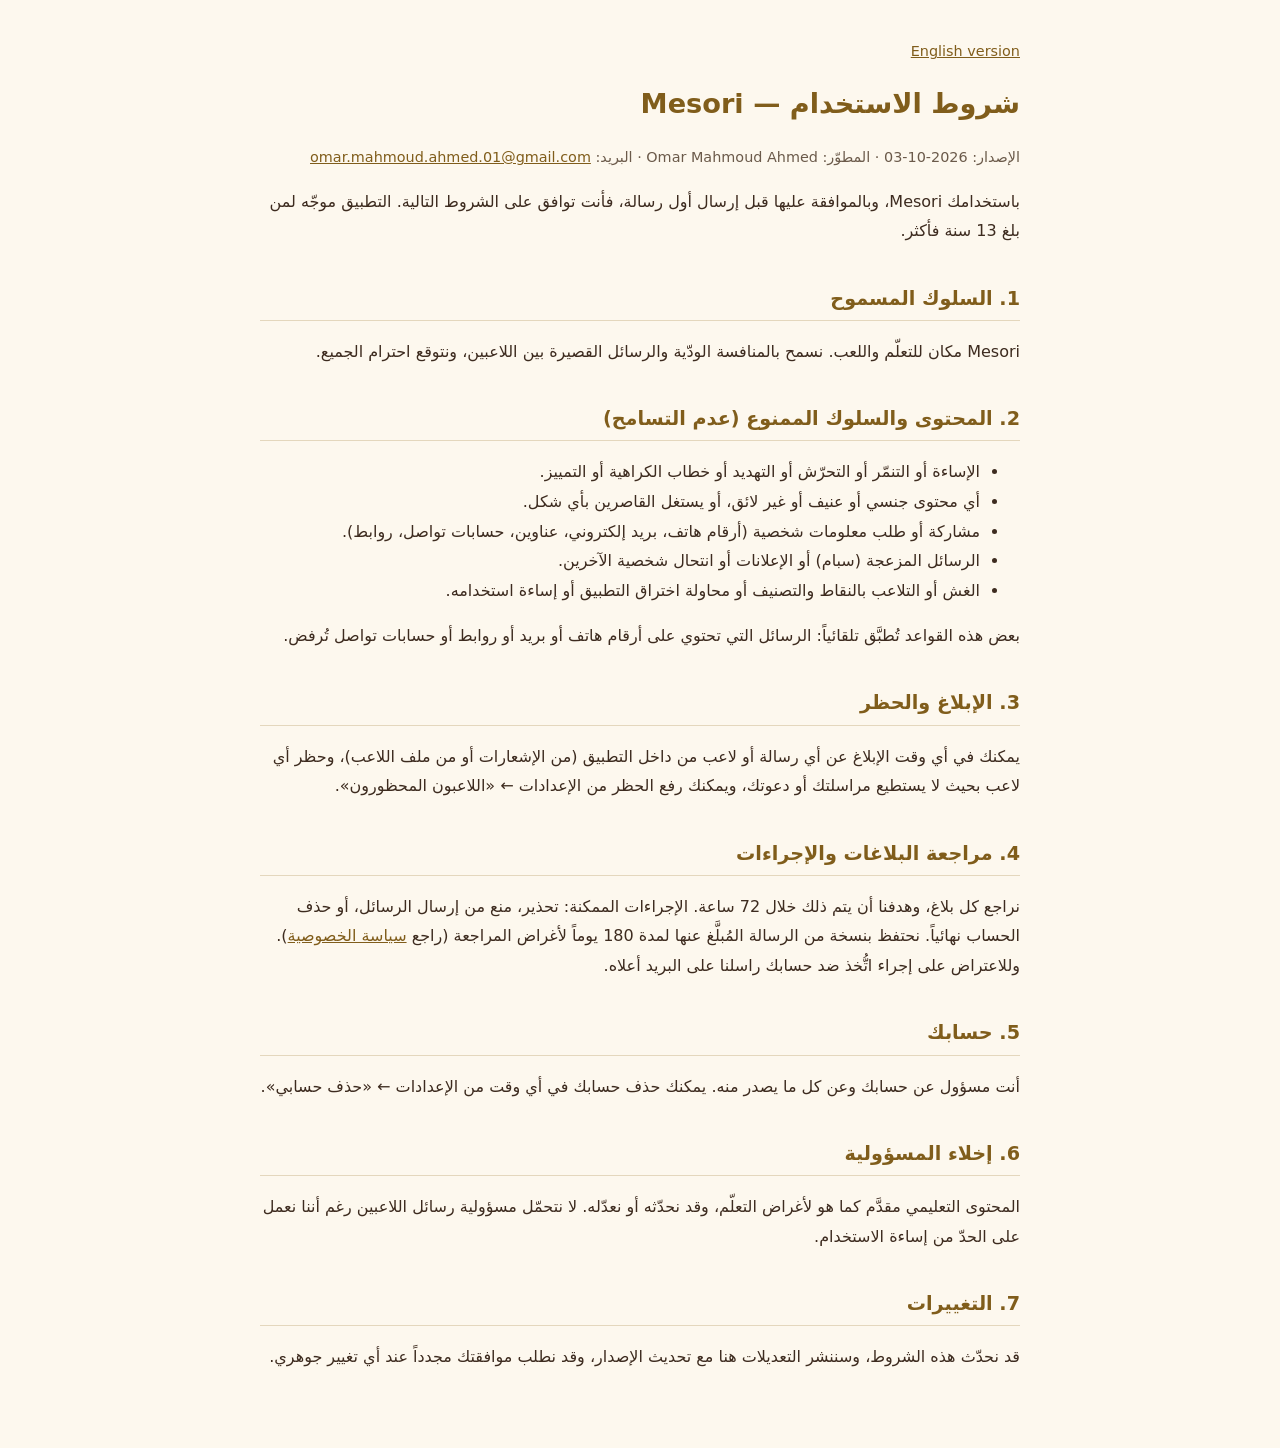
<file: site/terms.html>
<!DOCTYPE html>
<html lang="ar" dir="rtl">
<head>
<meta charset="utf-8">
<meta name="viewport" content="width=device-width, initial-scale=1">
<meta name="description" content="شروط استخدام ميسوري: السلوك المسموح، والإبلاغ والحظر، وحذف الحساب.">
<title>شروط الاستخدام | Terms of Use — Mesori</title>
<link rel="canonical" href="https://mesori.app/terms">
<link rel="alternate" hreflang="ar" href="https://mesori.app/terms">
<link rel="alternate" hreflang="en" href="https://mesori.app/en/terms">
<link rel="alternate" hreflang="x-default" href="https://mesori.app/terms">
<style>
:root{--bg:#fdf8ee;--fg:#3d2b1f;--muted:#6b5a4a;--accent:#805d1b;--line:#e4d7bd}
@media (prefers-color-scheme:dark){:root{--bg:#0f2d18;--fg:#f3ead2;--muted:#c9bfa5;--accent:#e0b451;--line:#2a4a35}}
body{margin:0;background:var(--bg);color:var(--fg);font:16px/1.85 system-ui,"Segoe UI",Tahoma,sans-serif}
main{max-width:760px;margin:0 auto;padding:24px 18px 60px}
h1{color:var(--accent);font-size:1.7rem;margin:.2em 0}
h2{color:var(--accent);font-size:1.2rem;margin-top:1.8em;border-bottom:1px solid var(--line);padding-bottom:.2em}
p,li{color:var(--fg)} .muted{color:var(--muted);font-size:.9rem}
table{width:100%;border-collapse:collapse;font-size:.92rem;display:block;overflow-x:auto}
th,td{border:1px solid var(--line);padding:6px 8px;text-align:start;vertical-align:top}
a{color:var(--accent)} section[lang=en]{margin-top:56px;border-top:3px double var(--line);padding-top:8px}
</style>
</head>
<body>
<main>
  <p class="muted"><a href="https://mesori.app/en/terms">English version</a></p>

<section lang="ar" dir="rtl">
<h1>شروط الاستخدام — Mesori</h1>
<p class="muted">الإصدار: 2026-10-03 · المطوّر: Omar Mahmoud Ahmed · البريد: <a href="mailto:omar.mahmoud.ahmed.01@gmail.com">omar.mahmoud.ahmed.01@gmail.com</a></p>
<p>باستخدامك Mesori، وبالموافقة عليها قبل إرسال أول رسالة، فأنت توافق على الشروط التالية. التطبيق موجّه لمن بلغ 13 سنة فأكثر.</p>

<h2>1. السلوك المسموح</h2>
<p>Mesori مكان للتعلّم واللعب. نسمح بالمنافسة الودّية والرسائل القصيرة بين اللاعبين، ونتوقع احترام الجميع.</p>

<h2>2. المحتوى والسلوك الممنوع (عدم التسامح)</h2>
<ul>
<li>الإساءة أو التنمّر أو التحرّش أو التهديد أو خطاب الكراهية أو التمييز.</li>
<li>أي محتوى جنسي أو عنيف أو غير لائق، أو يستغل القاصرين بأي شكل.</li>
<li>مشاركة أو طلب معلومات شخصية (أرقام هاتف، بريد إلكتروني، عناوين، حسابات تواصل، روابط).</li>
<li>الرسائل المزعجة (سبام) أو الإعلانات أو انتحال شخصية الآخرين.</li>
<li>الغش أو التلاعب بالنقاط والتصنيف أو محاولة اختراق التطبيق أو إساءة استخدامه.</li>
</ul>
<p>بعض هذه القواعد تُطبَّق تلقائياً: الرسائل التي تحتوي على أرقام هاتف أو بريد أو روابط أو حسابات تواصل تُرفض.</p>

<h2>3. الإبلاغ والحظر</h2>
<p>يمكنك في أي وقت الإبلاغ عن أي رسالة أو لاعب من داخل التطبيق (من الإشعارات أو من ملف اللاعب)، وحظر أي لاعب بحيث لا يستطيع مراسلتك أو دعوتك، ويمكنك رفع الحظر من الإعدادات ← «اللاعبون المحظورون».</p>

<h2>4. مراجعة البلاغات والإجراءات</h2>
<p>نراجع كل بلاغ، وهدفنا أن يتم ذلك خلال 72 ساعة. الإجراءات الممكنة: تحذير، منع من إرسال الرسائل، أو حذف الحساب نهائياً. نحتفظ بنسخة من الرسالة المُبلَّغ عنها لمدة 180 يوماً لأغراض المراجعة (راجع <a href="privacy-policy">سياسة الخصوصية</a>). وللاعتراض على إجراء اتُّخذ ضد حسابك راسلنا على البريد أعلاه.</p>

<h2>5. حسابك</h2>
<p>أنت مسؤول عن حسابك وعن كل ما يصدر منه. يمكنك حذف حسابك في أي وقت من الإعدادات ← «حذف حسابي».</p>

<h2>6. إخلاء المسؤولية</h2>
<p>المحتوى التعليمي مقدَّم كما هو لأغراض التعلّم، وقد نحدّثه أو نعدّله. لا نتحمّل مسؤولية رسائل اللاعبين رغم أننا نعمل على الحدّ من إساءة الاستخدام.</p>

<h2>7. التغييرات</h2>
<p>قد نحدّث هذه الشروط، وسننشر التعديلات هنا مع تحديث الإصدار، وقد نطلب موافقتك مجدداً عند أي تغيير جوهري.</p>
</section>



</main>
</body>
</html>
</file>
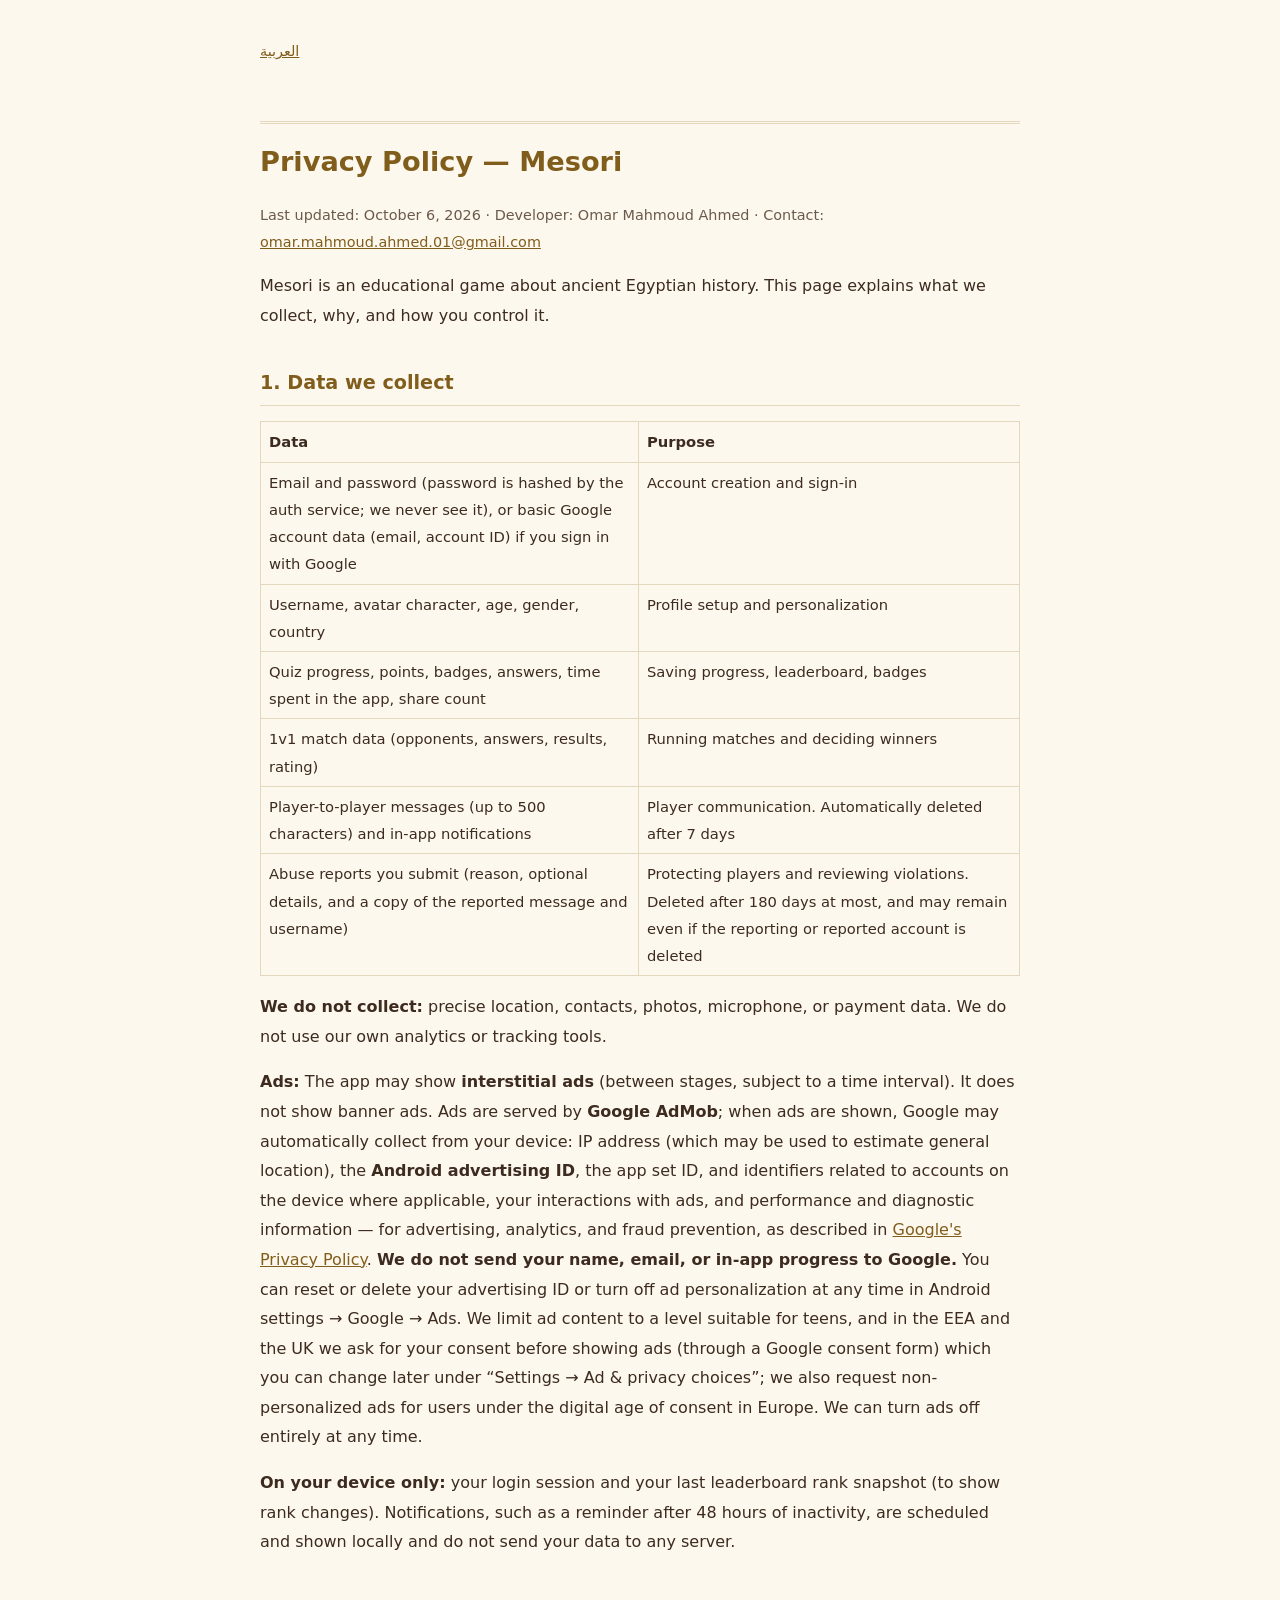
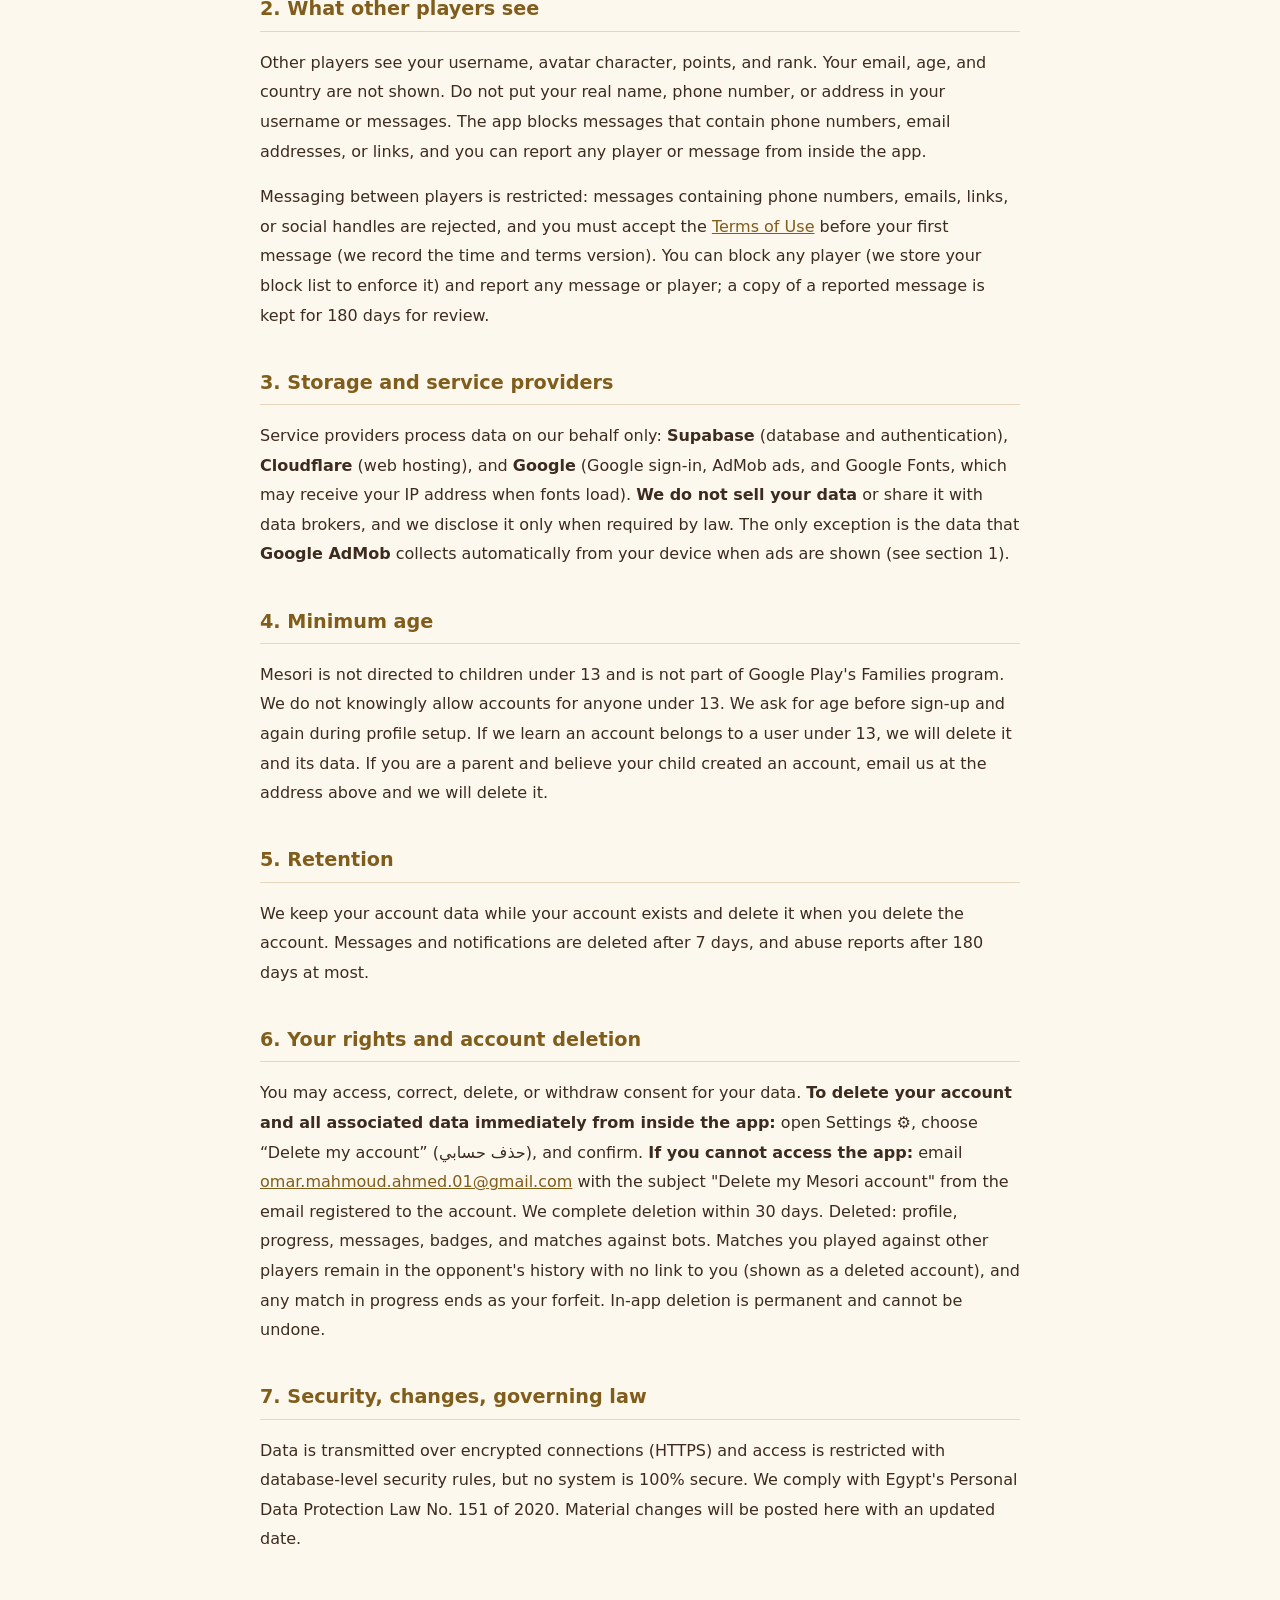
<file: site/en/privacy-policy.html>
<!DOCTYPE html>
<html lang="en" dir="ltr">
<head>
<meta charset="utf-8">
<meta name="viewport" content="width=device-width, initial-scale=1">
<title>Privacy Policy — Mesori</title>
<meta name="description" content="How Mesori collects, uses and protects your data, and how to delete your account.">
<link rel="canonical" href="https://mesori.app/en/privacy-policy">
<link rel="alternate" hreflang="en" href="https://mesori.app/en/privacy-policy">
<link rel="alternate" hreflang="ar" href="https://mesori.app/privacy-policy">
<link rel="alternate" hreflang="x-default" href="https://mesori.app/privacy-policy">
<style>
:root{--bg:#fdf8ee;--fg:#3d2b1f;--muted:#6b5a4a;--accent:#805d1b;--line:#e4d7bd}
@media (prefers-color-scheme:dark){:root{--bg:#0f2d18;--fg:#f3ead2;--muted:#c9bfa5;--accent:#e0b451;--line:#2a4a35}}
body{margin:0;background:var(--bg);color:var(--fg);font:16px/1.85 system-ui,"Segoe UI",Tahoma,sans-serif}
main{max-width:760px;margin:0 auto;padding:24px 18px 60px}
h1{color:var(--accent);font-size:1.7rem;margin:.2em 0}
h2{color:var(--accent);font-size:1.2rem;margin-top:1.8em;border-bottom:1px solid var(--line);padding-bottom:.2em}
p,li{color:var(--fg)} .muted{color:var(--muted);font-size:.9rem}
table{width:100%;border-collapse:collapse;font-size:.92rem;display:block;overflow-x:auto}
th,td{border:1px solid var(--line);padding:6px 8px;text-align:start;vertical-align:top}
a{color:var(--accent)} section[lang=en]{margin-top:56px;border-top:3px double var(--line);padding-top:8px}
</style>
</head>
<body>
<main>
  <p class="muted"><a href="https://mesori.app/privacy-policy">العربية</a></p>
  <section lang="en" dir="ltr">
<h1>Privacy Policy — Mesori</h1>
<p class="muted">Last updated: October 6, 2026 · Developer: Omar Mahmoud Ahmed · Contact: <a href="mailto:omar.mahmoud.ahmed.01@gmail.com">omar.mahmoud.ahmed.01@gmail.com</a></p>
<p>Mesori is an educational game about ancient Egyptian history. This page explains what we collect, why, and how you control it.</p>

<h2>1. Data we collect</h2>
<table>
<tr><th>Data</th><th>Purpose</th></tr>
<tr><td>Email and password (password is hashed by the auth service; we never see it), or basic Google account data (email, account ID) if you sign in with Google</td><td>Account creation and sign-in</td></tr>
<tr><td>Username, avatar character, age, gender, country</td><td>Profile setup and personalization</td></tr>
<tr><td>Quiz progress, points, badges, answers, time spent in the app, share count</td><td>Saving progress, leaderboard, badges</td></tr>
<tr><td>1v1 match data (opponents, answers, results, rating)</td><td>Running matches and deciding winners</td></tr>
<tr><td>Player-to-player messages (up to 500 characters) and in-app notifications</td><td>Player communication. Automatically deleted after 7 days</td></tr>
<tr><td>Abuse reports you submit (reason, optional details, and a copy of the reported message and username)</td><td>Protecting players and reviewing violations. Deleted after 180 days at most, and may remain even if the reporting or reported account is deleted</td></tr>
</table>
<p><strong>We do not collect:</strong> precise location, contacts, photos, microphone, or payment data. We do not use our own analytics or tracking tools.</p>
<p><strong>Ads:</strong> The app may show <strong>interstitial ads</strong> (between stages, subject to a time interval). It does not show banner ads. Ads are served by <strong>Google AdMob</strong>; when ads are shown, Google may automatically collect from your device: IP address (which may be used to estimate general location), the <strong>Android advertising ID</strong>, the app set ID, and identifiers related to accounts on the device where applicable, your interactions with ads, and performance and diagnostic information — for advertising, analytics, and fraud prevention, as described in <a href="https://policies.google.com/privacy" rel="noopener noreferrer">Google's Privacy Policy</a>. <strong>We do not send your name, email, or in-app progress to Google.</strong> You can reset or delete your advertising ID or turn off ad personalization at any time in Android settings &rarr; Google &rarr; Ads. We limit ad content to a level suitable for teens, and in the EEA and the UK we ask for your consent before showing ads (through a Google consent form) which you can change later under &ldquo;Settings &rarr; Ad &amp; privacy choices&rdquo;; we also request non-personalized ads for users under the digital age of consent in Europe. We can turn ads off entirely at any time.</p>
<p><strong>On your device only:</strong> your login session and your last leaderboard rank snapshot (to show rank changes). Notifications, such as a reminder after 48 hours of inactivity, are scheduled and shown locally and do not send your data to any server.</p>

<h2>2. What other players see</h2>
<p>Other players see your username, avatar character, points, and rank. Your email, age, and country are not shown. Do not put your real name, phone number, or address in your username or messages. The app blocks messages that contain phone numbers, email addresses, or links, and you can report any player or message from inside the app.</p>

<p>Messaging between players is restricted: messages containing phone numbers, emails, links, or social handles are rejected, and you must accept the <a href="terms">Terms of Use</a> before your first message (we record the time and terms version). You can block any player (we store your block list to enforce it) and report any message or player; a copy of a reported message is kept for 180 days for review.</p>

<h2>3. Storage and service providers</h2>
<p>Service providers process data on our behalf only: <strong>Supabase</strong> (database and authentication), <strong>Cloudflare</strong> (web hosting), and <strong>Google</strong> (Google sign-in, AdMob ads, and Google Fonts, which may receive your IP address when fonts load). <strong>We do not sell your data</strong> or share it with data brokers, and we disclose it only when required by law. The only exception is the data that <strong>Google AdMob</strong> collects automatically from your device when ads are shown (see section 1).</p>

<h2>4. Minimum age</h2>
<p>Mesori is not directed to children under 13 and is not part of Google Play's Families program. We do not knowingly allow accounts for anyone under 13. We ask for age before sign-up and again during profile setup. If we learn an account belongs to a user under 13, we will delete it and its data. If you are a parent and believe your child created an account, email us at the address above and we will delete it.</p>

<h2>5. Retention</h2>
<p>We keep your account data while your account exists and delete it when you delete the account. Messages and notifications are deleted after 7 days, and abuse reports after 180 days at most.</p>

<h2 id="delete-account">6. Your rights and account deletion</h2>
<p>You may access, correct, delete, or withdraw consent for your data. <strong>To delete your account and all associated data immediately from inside the app:</strong> open Settings ⚙️, choose “Delete my account” (حذف حسابي), and confirm. <strong>If you cannot access the app:</strong> email <a href="mailto:omar.mahmoud.ahmed.01@gmail.com?subject=Delete%20my%20Mesori%20account">omar.mahmoud.ahmed.01@gmail.com</a> with the subject "Delete my Mesori account" from the email registered to the account. We complete deletion within 30 days. Deleted: profile, progress, messages, badges, and matches against bots. Matches you played against other players remain in the opponent's history with no link to you (shown as a deleted account), and any match in progress ends as your forfeit. In-app deletion is permanent and cannot be undone.</p>

<h2>7. Security, changes, governing law</h2>
<p>Data is transmitted over encrypted connections (HTTPS) and access is restricted with database-level security rules, but no system is 100% secure. We comply with Egypt's Personal Data Protection Law No. 151 of 2020. Material changes will be posted here with an updated date.</p>
</section>
</main>
</body>
</html>
</file>
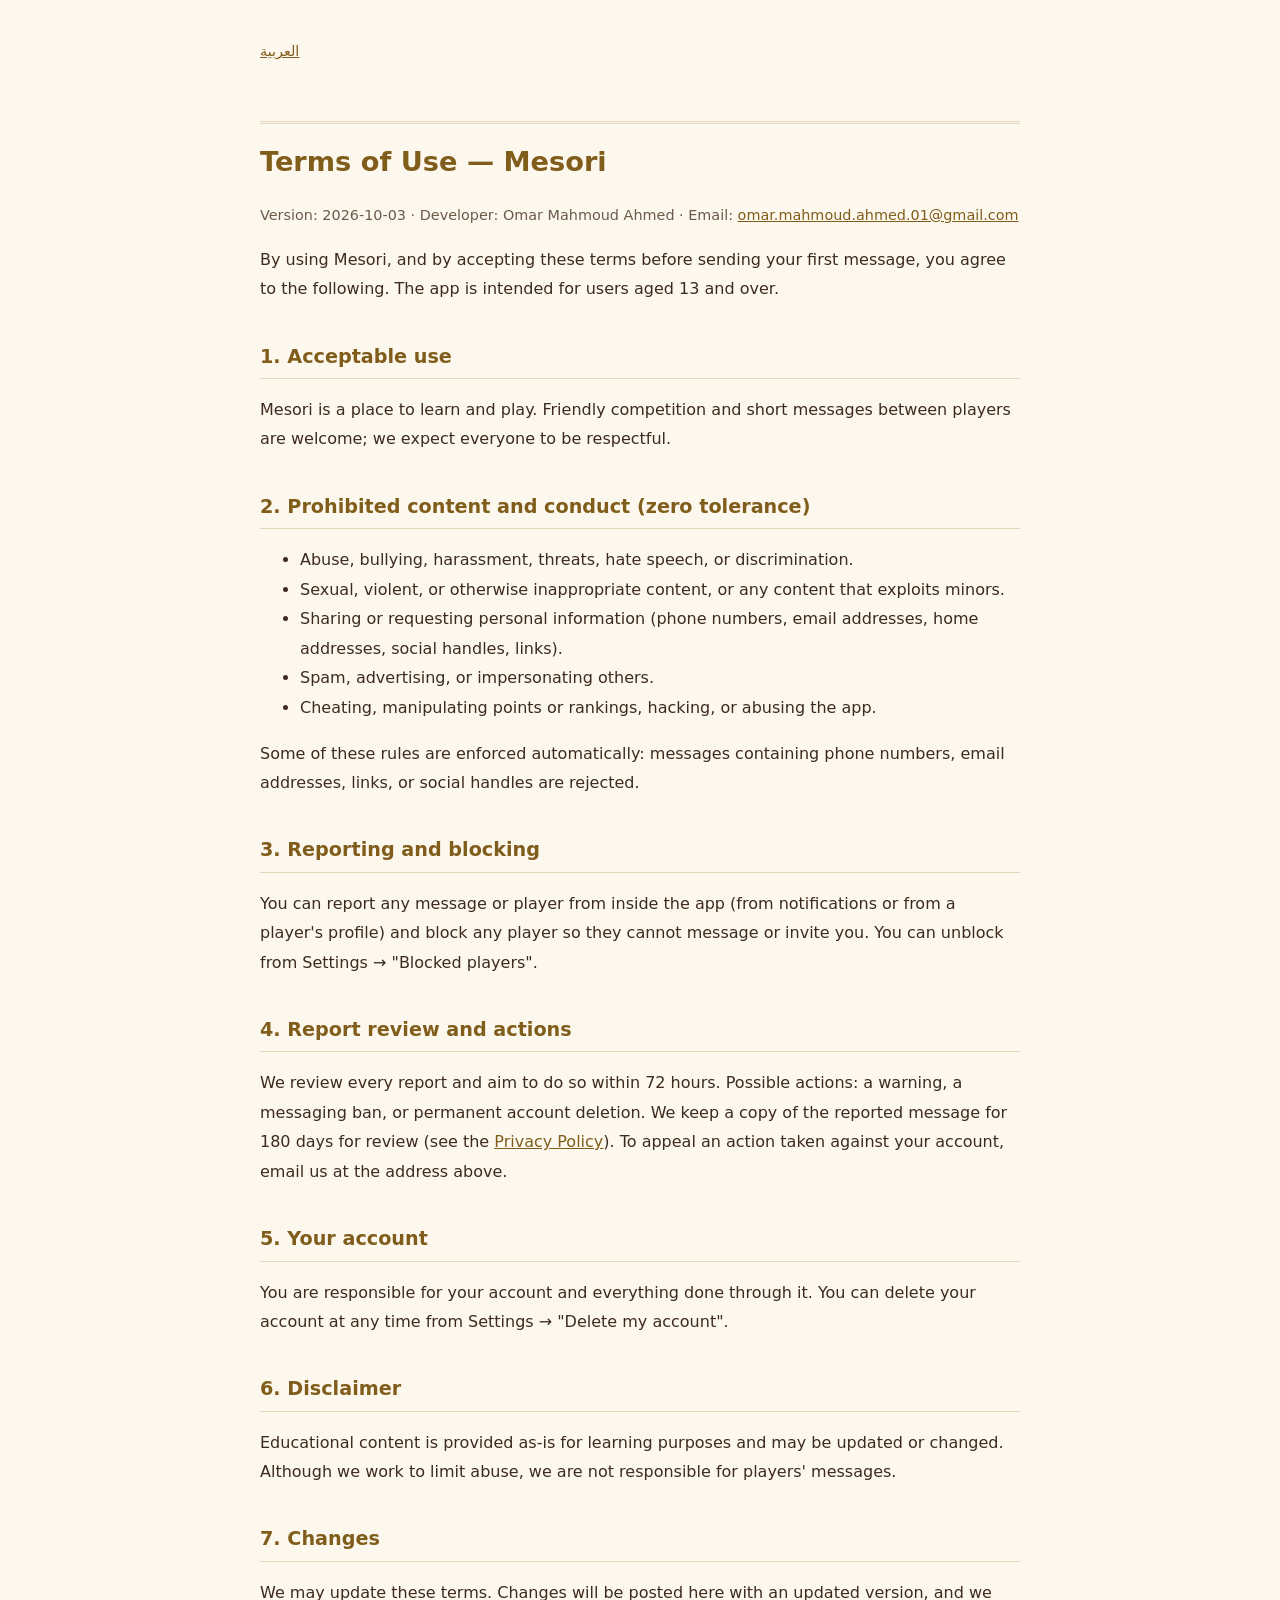
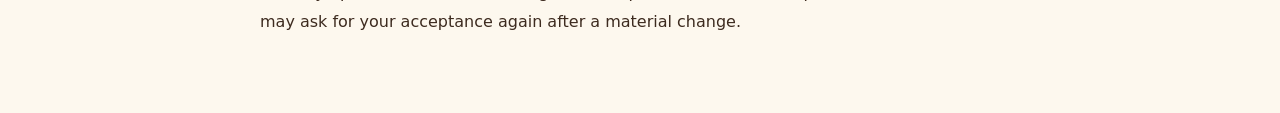
<file: site/en/terms.html>
<!DOCTYPE html>
<html lang="en" dir="ltr">
<head>
<meta charset="utf-8">
<meta name="viewport" content="width=device-width, initial-scale=1">
<title>Terms of Use — Mesori</title>
<meta name="description" content="The rules for using Mesori: acceptable behavior, reporting, blocking, and account deletion.">
<link rel="canonical" href="https://mesori.app/en/terms">
<link rel="alternate" hreflang="en" href="https://mesori.app/en/terms">
<link rel="alternate" hreflang="ar" href="https://mesori.app/terms">
<link rel="alternate" hreflang="x-default" href="https://mesori.app/terms">
<style>
:root{--bg:#fdf8ee;--fg:#3d2b1f;--muted:#6b5a4a;--accent:#805d1b;--line:#e4d7bd}
@media (prefers-color-scheme:dark){:root{--bg:#0f2d18;--fg:#f3ead2;--muted:#c9bfa5;--accent:#e0b451;--line:#2a4a35}}
body{margin:0;background:var(--bg);color:var(--fg);font:16px/1.85 system-ui,"Segoe UI",Tahoma,sans-serif}
main{max-width:760px;margin:0 auto;padding:24px 18px 60px}
h1{color:var(--accent);font-size:1.7rem;margin:.2em 0}
h2{color:var(--accent);font-size:1.2rem;margin-top:1.8em;border-bottom:1px solid var(--line);padding-bottom:.2em}
p,li{color:var(--fg)} .muted{color:var(--muted);font-size:.9rem}
table{width:100%;border-collapse:collapse;font-size:.92rem;display:block;overflow-x:auto}
th,td{border:1px solid var(--line);padding:6px 8px;text-align:start;vertical-align:top}
a{color:var(--accent)} section[lang=en]{margin-top:56px;border-top:3px double var(--line);padding-top:8px}
</style>
</head>
<body>
<main>
  <p class="muted"><a href="https://mesori.app/terms">العربية</a></p>
  <section lang="en" dir="ltr">
<h1>Terms of Use — Mesori</h1>
<p class="muted">Version: 2026-10-03 · Developer: Omar Mahmoud Ahmed · Email: <a href="mailto:omar.mahmoud.ahmed.01@gmail.com">omar.mahmoud.ahmed.01@gmail.com</a></p>
<p>By using Mesori, and by accepting these terms before sending your first message, you agree to the following. The app is intended for users aged 13 and over.</p>

<h2>1. Acceptable use</h2>
<p>Mesori is a place to learn and play. Friendly competition and short messages between players are welcome; we expect everyone to be respectful.</p>

<h2>2. Prohibited content and conduct (zero tolerance)</h2>
<ul>
<li>Abuse, bullying, harassment, threats, hate speech, or discrimination.</li>
<li>Sexual, violent, or otherwise inappropriate content, or any content that exploits minors.</li>
<li>Sharing or requesting personal information (phone numbers, email addresses, home addresses, social handles, links).</li>
<li>Spam, advertising, or impersonating others.</li>
<li>Cheating, manipulating points or rankings, hacking, or abusing the app.</li>
</ul>
<p>Some of these rules are enforced automatically: messages containing phone numbers, email addresses, links, or social handles are rejected.</p>

<h2>3. Reporting and blocking</h2>
<p>You can report any message or player from inside the app (from notifications or from a player's profile) and block any player so they cannot message or invite you. You can unblock from Settings → "Blocked players".</p>

<h2>4. Report review and actions</h2>
<p>We review every report and aim to do so within 72 hours. Possible actions: a warning, a messaging ban, or permanent account deletion. We keep a copy of the reported message for 180 days for review (see the <a href="privacy-policy">Privacy Policy</a>). To appeal an action taken against your account, email us at the address above.</p>

<h2>5. Your account</h2>
<p>You are responsible for your account and everything done through it. You can delete your account at any time from Settings → "Delete my account".</p>

<h2>6. Disclaimer</h2>
<p>Educational content is provided as-is for learning purposes and may be updated or changed. Although we work to limit abuse, we are not responsible for players' messages.</p>

<h2>7. Changes</h2>
<p>We may update these terms. Changes will be posted here with an updated version, and we may ask for your acceptance again after a material change.</p>
</section>
</main>
</body>
</html>
</file>
